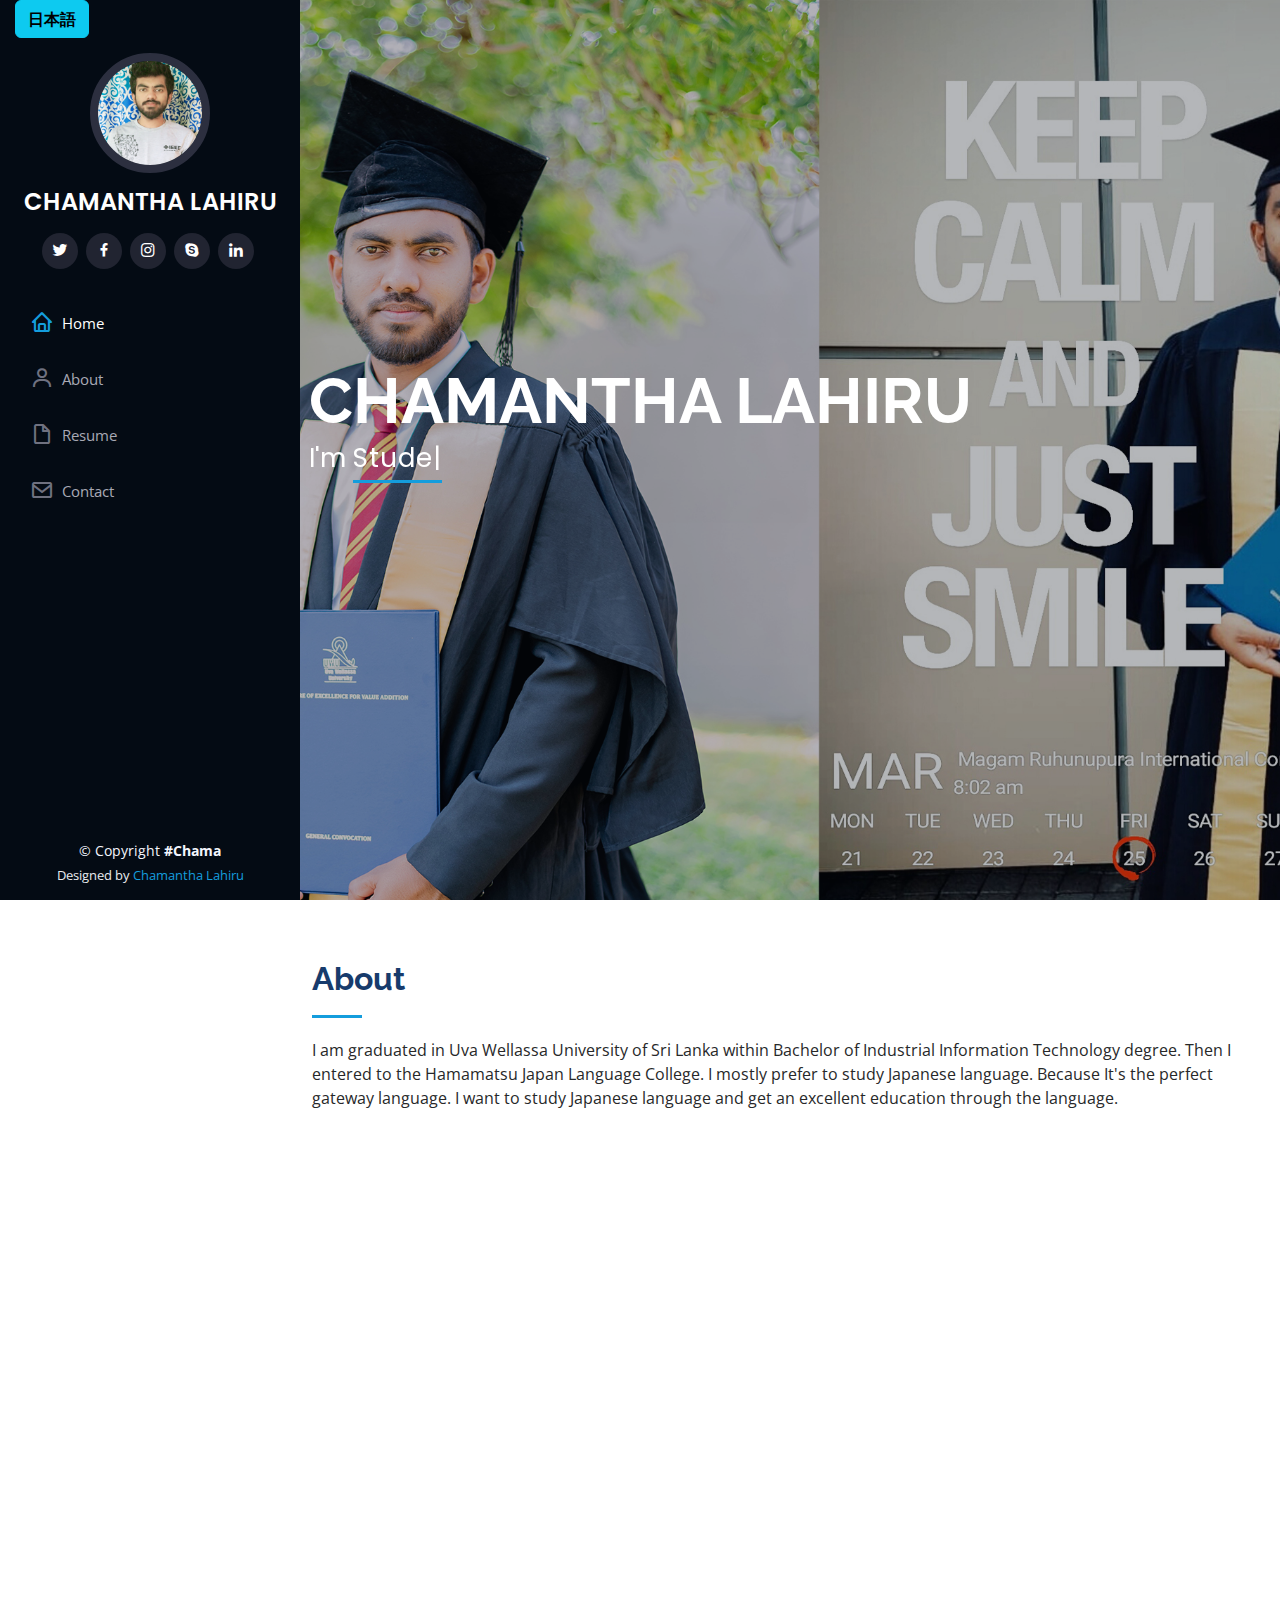
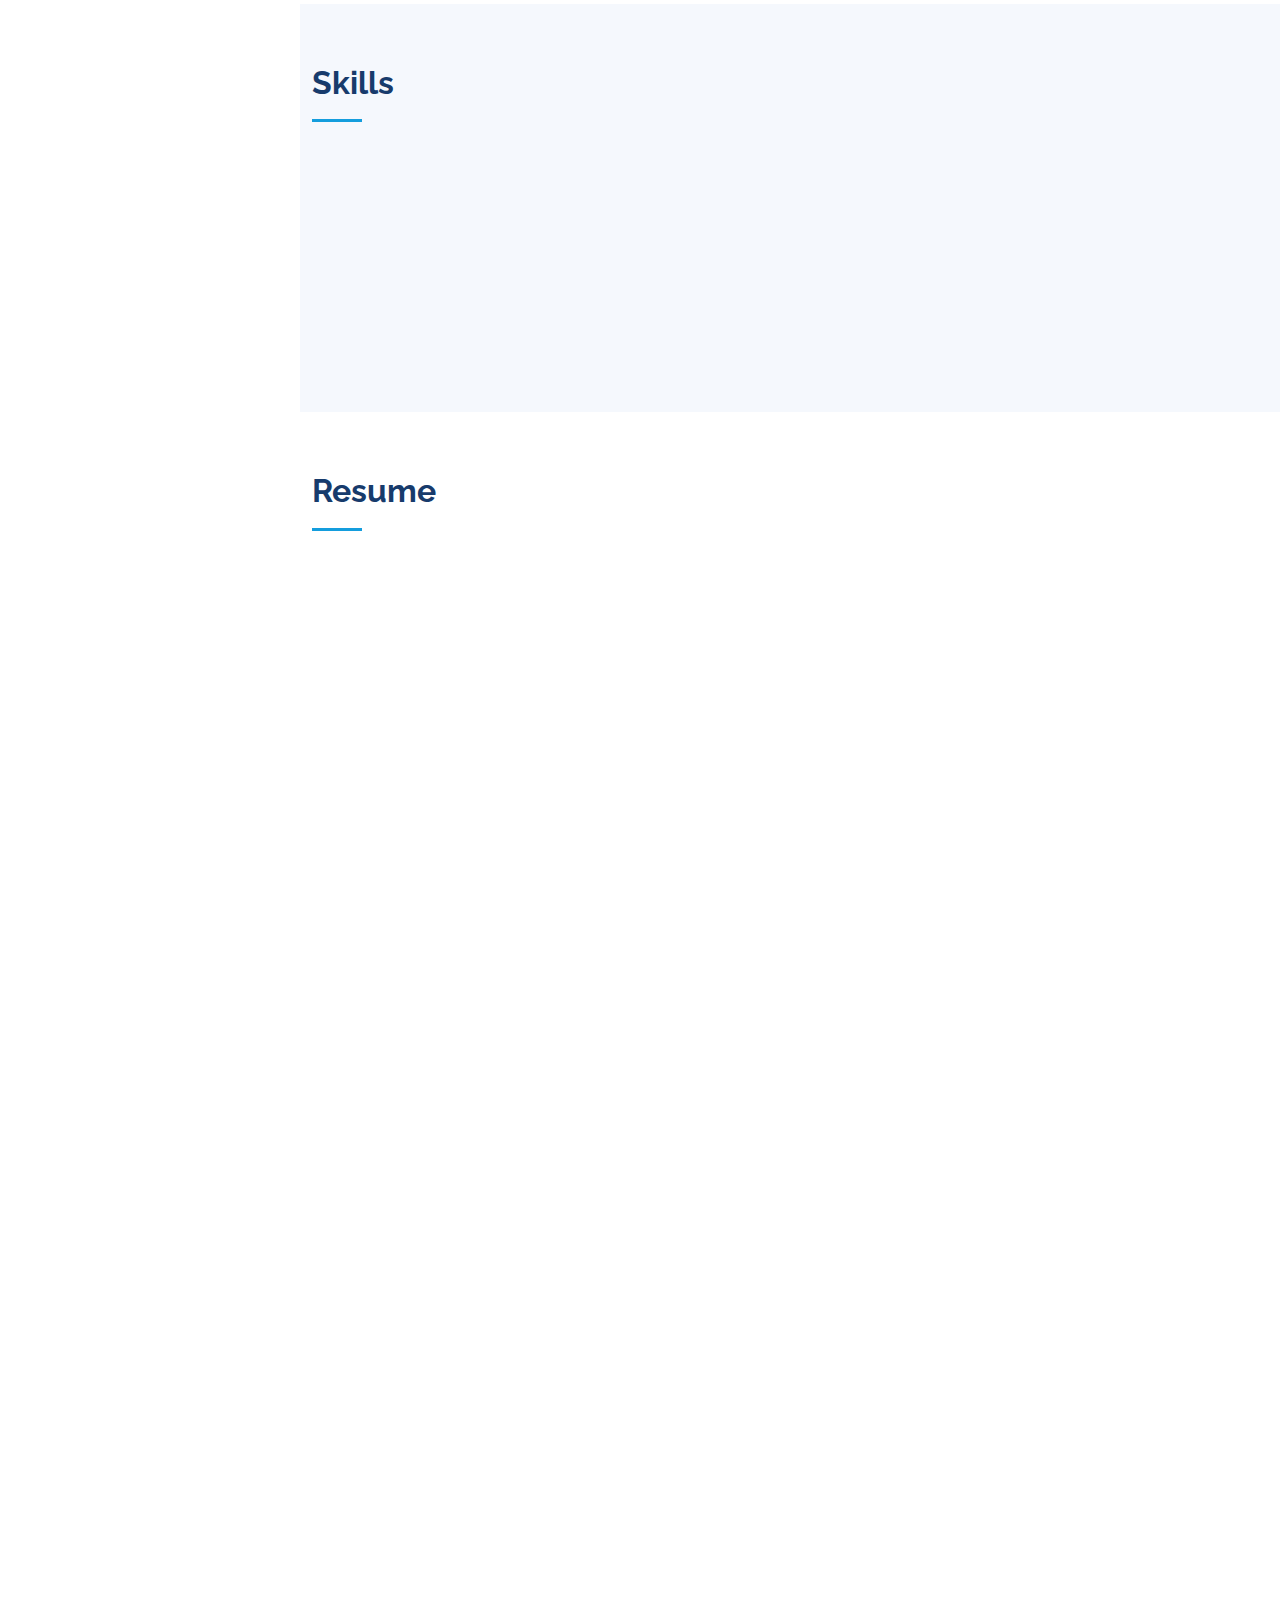
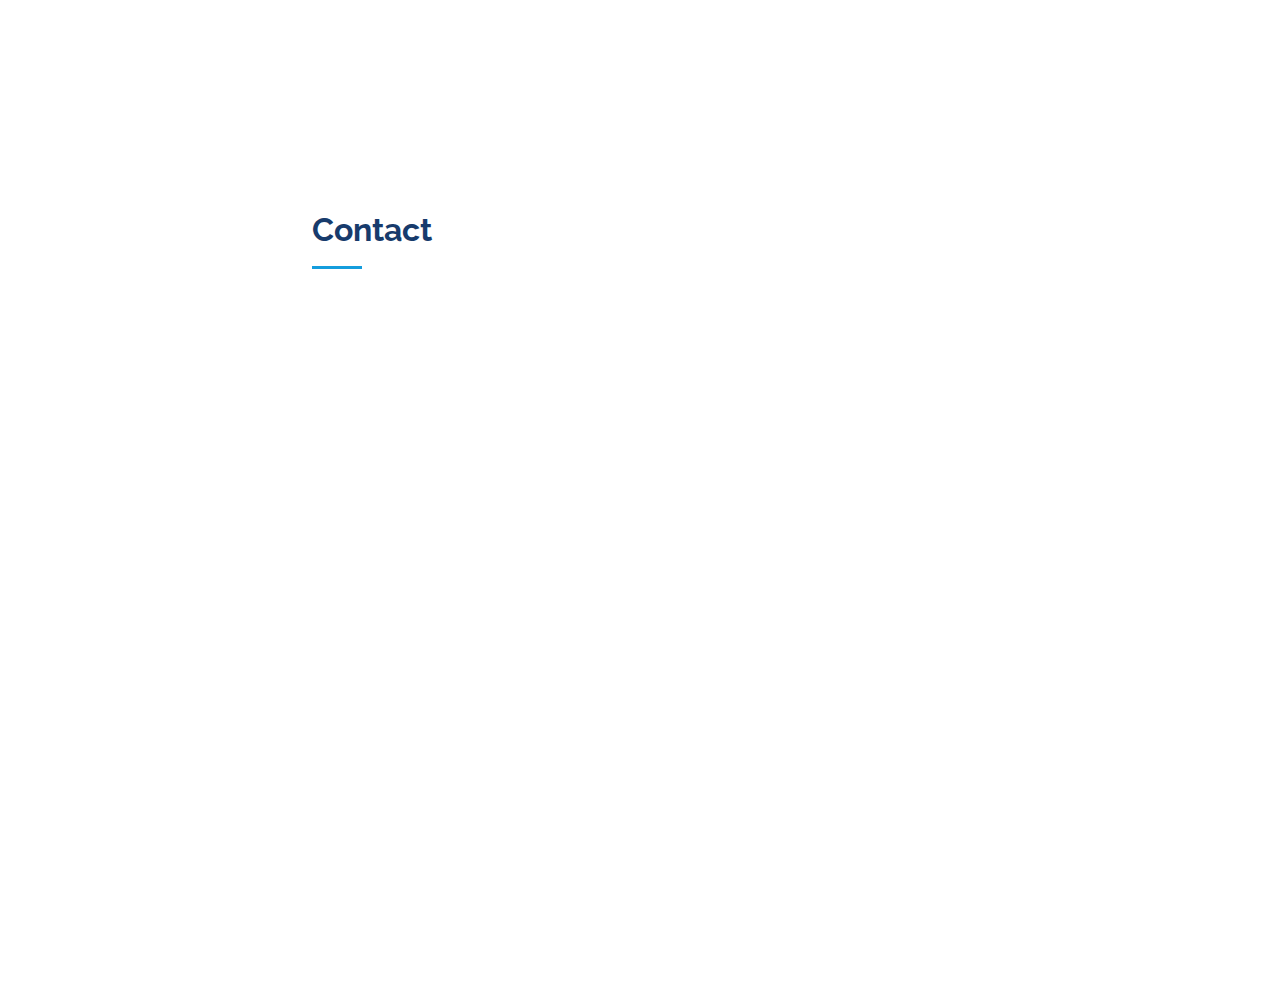
<file: index.html>
<!DOCTYPE html>
<html lang="en">

<head>
  <meta charset="utf-8">
  <meta content="width=device-width, initial-scale=1.0" name="viewport">

  <title>Chamantha Lahiru iPortfolio</title>
  <meta content="" name="description">
  <meta content="" name="keywords">

  <!-- Favicons -->
  <!-- <link href="assets/img/favicon.png" rel="icon"> -->
  <link href="assets/img/apple-touch-icon.png" rel="apple-touch-icon">

  <!-- Google Fonts -->
  <link href="https://fonts.googleapis.com/css?family=Open+Sans:300,300i,400,400i,600,600i,700,700i|Raleway:300,300i,400,400i,500,500i,600,600i,700,700i|Poppins:300,300i,400,400i,500,500i,600,600i,700,700i" rel="stylesheet">

  <!-- Vendor CSS Files -->
  <link href="assets/vendor/aos/aos.css" rel="stylesheet">
  <link href="assets/vendor/bootstrap/css/bootstrap.min.css" rel="stylesheet">
  <link href="assets/vendor/bootstrap-icons/bootstrap-icons.css" rel="stylesheet">
  <link href="assets/vendor/boxicons/css/boxicons.min.css" rel="stylesheet">
  <link href="assets/vendor/glightbox/css/glightbox.min.css" rel="stylesheet">
  <link href="assets/vendor/swiper/swiper-bundle.min.css" rel="stylesheet">

  <!-- Template Main CSS File -->
  <link href="assets/css/style.css" rel="stylesheet">
</head>

<body>

  <!-- ======= Mobile nav toggle button ======= -->
  <i class="bi bi-list mobile-nav-toggle d-xl-none"></i>

  <!-- ======= Header ======= -->
  <header id="header">
    <div class="d-flex flex-column">

      <div class="profile">
        <button onclick="window.location.href='index_jp.html';" class="btn btn-info" ><b>日本語</b></button>

        <img src="assets/img/chama12.jpg" alt="" class="img-fluid rounded-circle">
        <h1 class="text-light"><a href="index.html">CHAMANTHA LAHIRU</a></h1>
        
        <div class="social-links mt-3 text-center">
          <a href="https://twitter.com/chamanthalahiru" class="twitter"><i class="bx bxl-twitter"></i></a>
          <a href="https://www.facebook.com/chamantha.lahiru" class="facebook"><i class="bx bxl-facebook"></i></a>
          <a href="https://www.instagram.com/chama_cl/?hl=en" class="instagram"><i class="bx bxl-instagram"></i></a>
          <a href="https://join.skype.com/invite/wYQBUE9kl3fg" class="google-plus"><i class="bx bxl-skype"></i></a>
          <a href="https://www.linkedin.com/in/chamantha-lahiru-857a7916a/" class="linkedin"><i class="bx bxl-linkedin"></i></a>
        </div>
      </div>

      <nav id="navbar" class="nav-menu navbar">
        <ul>
          <li><a href="#hero" class="nav-link scrollto active"><i class="bx bx-home"></i> <span>Home</span></a></li>
          <li><a href="#about" class="nav-link scrollto"><i class="bx bx-user"></i> <span>About</span></a></li>
          <li><a href="#resume" class="nav-link scrollto"><i class="bx bx-file-blank"></i> <span>Resume</span></a></li>
          <!-- <li><a href="#portfolio" class="nav-link scrollto"><i class="bx bx-book-content"></i> <span>Portfolio</span></a></li> -->
          <li><a href="#contact" class="nav-link scrollto"><i class="bx bx-envelope"></i> <span>Contact</span></a></li>
        </ul>
      </nav><!-- .nav-menu -->
    </div>
  </header><!-- End Header -->

  <div style="display:flex; justify-content:flex-end; width:100%; padding:0;">
    
</div>

  <!-- ======= Hero Section ======= -->
  <section id="hero" class="d-flex flex-column justify-content-center align-items-center">
    <div class="hero-container" data-aos="fade-in">
      
    
      <h1>CHAMANTHA LAHIRU</h1>
      <p>I'm <span class="typed" data-typed-items="Student"></span></p>
    </div>
  </section><!-- End Hero -->

  <main id="main">

    <!-- ======= About Section ======= -->
    <section id="about" class="about">
      <div class="container">

        <div class="section-title">
          <h2>About</h2>
          <p>I am graduated in Uva Wellassa University of Sri Lanka within Bachelor of Industrial Information Technology degree. Then I entered to the Hamamatsu Japan Language College. I mostly prefer to study  Japanese language. Because It's the perfect gateway language. I want to study Japanese language and get an excellent education through the language.
            </p>
        </div>

        <div class="row">
          <div class="col-lg-4" data-aos="fade-right">
            <img src="assets/img/dp-3cmx4cm.jpg" class="img-fluid" alt="">
          </div>
          <div class="col-lg-8 pt-4 pt-lg-0 content" data-aos="fade-left">
            <h3>Student</h3>
            <p class="fst-italic">
              * Hamamatsu Japan Language College
            </p>
            <div class="row">
              <div class="col-lg-6">
                <ul>
                  <li><i class="bi bi-chevron-right"></i> <strong>Birthday:</strong> <span>19 April 1996</span></li>
                  <li><i class="bi bi-chevron-right"></i> <strong>Phone:</strong> <span>080 9838 5826</span></li>
                  <li><i class="bi bi-chevron-right"></i> <strong>City:</strong> <span>Hamamatsu, Japan</span></li>
                </ul>
              </div>
              <div class="col-lg-6">
                <ul>
                  <li><i class="bi bi-chevron-right"></i> <strong>Age:</strong> <span>26</span></li>
                  <li><i class="bi bi-chevron-right"></i> <strong>Degree:</strong> <span>Bachelor</span></li>
                  <li><i class="bi bi-chevron-right"></i> <strong>Email:</strong> <span>a.k.chamantha@gmail.com</span></li>
                  <!-- <li><i class="bi bi-chevron-right"></i> <strong>Japanese Level:</strong> <span>N5</span></li> -->
                </ul>
              </div>
            </div>
            <p>
              Then i want to take advantage of job opportunities.  Japan has a specific and rich culture. Therfore I love to live in Japan as well as My goal is to become very knowledgeable in my studies so when I am able to get a job I will be able to work hard to Japan.
            </p>
          </div>
        </div>

      </div>
    </section><!-- End About Section -->
    
    <!-- ======= Skills Section ======= -->
    <section id="skills" class="skills section-bg">
      <div class="container">

        <div class="section-title">
          <h2>Skills</h2>
          <!-- <p>nn</p> -->
        </div>

        <div class="row skills-content">

          <div class="col-lg-6" data-aos="fade-up">

            <div class="progress">
              <span class="skill">Interpersonal skills <i class="val">60%</i></span>
              <div class="progress-bar-wrap">
                <div class="progress-bar" role="progressbar" aria-valuenow="60" aria-valuemin="0" aria-valuemax="100"></div>
              </div>
            </div>

            <div class="progress">
              <span class="skill">Teamwork skills <i class="val">90%</i></span>
              <div class="progress-bar-wrap">
                <div class="progress-bar" role="progressbar" aria-valuenow="90" aria-valuemin="0" aria-valuemax="100"></div>
              </div>
            </div>

            <div class="progress">
              <span class="skill">Leadership skills <i class="val">60%</i></span>
              <div class="progress-bar-wrap">
                <div class="progress-bar" role="progressbar" aria-valuenow="60" aria-valuemin="0" aria-valuemax="100"></div>
              </div>
            </div>

          </div>

          <div class="col-lg-6" data-aos="fade-up" data-aos-delay="100">

            <div class="progress">
              <span class="skill">Attention to detail <i class="val">80%</i></span>
              <div class="progress-bar-wrap">
                <div class="progress-bar" role="progressbar" aria-valuenow="80" aria-valuemin="0" aria-valuemax="100"></div>
              </div>
            </div>

            <div class="progress">
              <span class="skill">Enthusiasm and personal drive <i class="val">80%</i></span>
              <div class="progress-bar-wrap">
                <div class="progress-bar" role="progressbar" aria-valuenow="80" aria-valuemin="0" aria-valuemax="100"></div>
              </div>
            </div>

            <div class="progress">
              <span class="skill">Flexibility <i class="val">90%</i></span>
              <div class="progress-bar-wrap">
                <div class="progress-bar" role="progressbar" aria-valuenow="90" aria-valuemin="0" aria-valuemax="100"></div>
              </div>
            </div>

          </div>

        </div>

      </div>
    </section><!-- End Skills Section -->

    <!-- ======= Resume Section ======= -->
    <section id="resume" class="resume">
      <div class="container">

        <div class="section-title">
          <h2>Resume</h2>
          <!-- <p>dd</p> -->
        </div>

        <div class="row">
          <div class="col-lg-6" data-aos="fade-up">
            <h3 class="resume-title">Summary</h3>
            <div class="resume-item pb-0">
              <h4>CHAMANTHA LAHIRU</h4>
              <ul>
                <li>Hamamatsu-shi, Naka-ku, Nishi asada, 1-9-17 Korei pamu II 105, Japa</li>
                <li>080 9838 5826</li>
                <li>a.k.chamantha@gmail.com</li>
              </ul>
            </div>

            <h3 class="resume-title">Education</h3>
            <div class="resume-item">
              <h4>Bachelor of Industrial Information Technology </h4>
              <h5>2017 - 2021</h5>
              <p><em>Uva Wellassa University - Sri Lanka</em></p>
              <ul>
                <p>Key point:</p>
                  <li>Be problem solvers in IT and Management sector through the application of appropriate theories and principles.</li>
                  <li>Be competent in professional knowledge and skills in IT and Management.</li>
                  <li>Be effective project leaders, developers and managers in IT and Management sector.</li>
                  <li>Possess good team working and interpersonal skills required to enable working closely with staff at all levels throughout an organization, including managers and IT specialists.</li>
                  <li>Have good report writing skills and the ability to communicate technical information and ideas clearly and concisely to non-technical people.</li>
              </ul>
            </div>
            <div class="resume-item">
              <h4>Passed the G.C.E A/L examination </h4>
              <h5>2015</h5>
              <p><em>Veyangoda Bandaranayake Central Collage - Sri Lanka</em></p>
            </div>
            <div class="resume-item">
              <h4>Passed the G.C.E O/L examination </h4>
              <h5>2012</h5>
              <p><em>Dangalla Darmaraja Maha Vidayalaya - Sri Lanka</em></p>
            </div>
          </div>
          <div class="col-lg-6" data-aos="fade-up" data-aos-delay="100">
            <h3 class="resume-title">Professional Qualification</h3>
            <div class="resume-item">
              <h4>Japanese Language</h4>
              <h5>2021 - 2022</h5>
              <p><em>Oshin Nippon Academy - Sri Lanka</em></p>
              <p><em>Hamamatsu Japan Language College - Japan ( studying )</em></p>
            </div>
            <!-- <div class="resume-item">
              <h4>Junior Software engineer</h4>
              <h5>2021</h5>
              <p><em>Technova solution - Sri Lanka</em></p>
            </div> -->
            <div class="resume-item">
              <h4>Diploma in English</h4>
              <h5>2016</h5>
              <p><em>Brilliant Way English Academy - Sri Lanka</em></p>
            </div>
            <div class="resume-item">
              <h4>Certificate Basic Computer Course with Internet & Email</h4>
              <h5>2012</h5>
              <p><em>Ministry of Technology and Research - Sri Lanka</em></p>
            </div>
          </div>
        </div>

      </div>
    </section>
    <!-- End Resume Section -->

    <!-- ======= Portfolio Section ======= -->
    <!-- <section id="portfolio" class="portfolio section-bg">
      <div class="container">

        <div class="section-title">
          <h2>Portfolio</h2>
          <p>Magnam dolores commodi suscipit. Necessitatibus eius consequatur ex aliquid fuga eum quidem. Sit sint consectetur velit. Quisquam quos quisquam cupiditate. Et nemo qui impedit suscipit alias ea. Quia fugiat sit in iste officiis commodi quidem hic quas.</p>
        </div>

        <div class="row" data-aos="fade-up">
          <div class="col-lg-12 d-flex justify-content-center">
            <ul id="portfolio-flters">
              <li data-filter="*" class="filter-active">All</li>
              <li data-filter=".filter-app">App</li>
              <li data-filter=".filter-card">Card</li>
              <li data-filter=".filter-web">Web</li>
            </ul>
          </div>
        </div>

        <div class="row portfolio-container" data-aos="fade-up" data-aos-delay="100">

          <div class="col-lg-4 col-md-6 portfolio-item filter-app">
            <div class="portfolio-wrap">
              <img src="assets/img/portfolio/portfolio-1.jpg" class="img-fluid" alt="">
              <div class="portfolio-links">
                <a href="assets/img/portfolio/portfolio-1.jpg" data-gallery="portfolioGallery" class="portfolio-lightbox" title="App 1"><i class="bx bx-plus"></i></a>
                <a href="portfolio-details.html" title="More Details"><i class="bx bx-link"></i></a>
              </div>
            </div>
          </div>

          <div class="col-lg-4 col-md-6 portfolio-item filter-web">
            <div class="portfolio-wrap">
              <img src="assets/img/portfolio/portfolio-2.jpg" class="img-fluid" alt="">
              <div class="portfolio-links">
                <a href="assets/img/portfolio/portfolio-2.jpg" data-gallery="portfolioGallery" class="portfolio-lightbox" title="Web 3"><i class="bx bx-plus"></i></a>
                <a href="portfolio-details.html" title="More Details"><i class="bx bx-link"></i></a>
              </div>
            </div>
          </div>

          <div class="col-lg-4 col-md-6 portfolio-item filter-app">
            <div class="portfolio-wrap">
              <img src="assets/img/portfolio/portfolio-3.jpg" class="img-fluid" alt="">
              <div class="portfolio-links">
                <a href="assets/img/portfolio/portfolio-3.jpg" data-gallery="portfolioGallery" class="portfolio-lightbox" title="App 2"><i class="bx bx-plus"></i></a>
                <a href="portfolio-details.html" title="More Details"><i class="bx bx-link"></i></a>
              </div>
            </div>
          </div>

          <div class="col-lg-4 col-md-6 portfolio-item filter-card">
            <div class="portfolio-wrap">
              <img src="assets/img/portfolio/portfolio-4.jpg" class="img-fluid" alt="">
              <div class="portfolio-links">
                <a href="assets/img/portfolio/portfolio-4.jpg" data-gallery="portfolioGallery" class="portfolio-lightbox" title="Card 2"><i class="bx bx-plus"></i></a>
                <a href="portfolio-details.html" title="More Details"><i class="bx bx-link"></i></a>
              </div>
            </div>
          </div>

          <div class="col-lg-4 col-md-6 portfolio-item filter-web">
            <div class="portfolio-wrap">
              <img src="assets/img/portfolio/portfolio-5.jpg" class="img-fluid" alt="">
              <div class="portfolio-links">
                <a href="assets/img/portfolio/portfolio-5.jpg" data-gallery="portfolioGallery" class="portfolio-lightbox" title="Web 2"><i class="bx bx-plus"></i></a>
                <a href="portfolio-details.html" title="More Details"><i class="bx bx-link"></i></a>
              </div>
            </div>
          </div>

          <div class="col-lg-4 col-md-6 portfolio-item filter-app">
            <div class="portfolio-wrap">
              <img src="assets/img/portfolio/portfolio-6.jpg" class="img-fluid" alt="">
              <div class="portfolio-links">
                <a href="assets/img/portfolio/portfolio-6.jpg" data-gallery="portfolioGallery" class="portfolio-lightbox" title="App 3"><i class="bx bx-plus"></i></a>
                <a href="portfolio-details.html" title="More Details"><i class="bx bx-link"></i></a>
              </div>
            </div>
          </div>

          <div class="col-lg-4 col-md-6 portfolio-item filter-card">
            <div class="portfolio-wrap">
              <img src="assets/img/portfolio/portfolio-7.jpg" class="img-fluid" alt="">
              <div class="portfolio-links">
                <a href="assets/img/portfolio/portfolio-7.jpg" data-gallery="portfolioGallery" class="portfolio-lightbox" title="Card 1"><i class="bx bx-plus"></i></a>
                <a href="portfolio-details.html" title="More Details"><i class="bx bx-link"></i></a>
              </div>
            </div>
          </div>

          <div class="col-lg-4 col-md-6 portfolio-item filter-card">
            <div class="portfolio-wrap">
              <img src="assets/img/portfolio/portfolio-8.jpg" class="img-fluid" alt="">
              <div class="portfolio-links">
                <a href="assets/img/portfolio/portfolio-8.jpg" data-gallery="portfolioGallery" class="portfolio-lightbox" title="Card 3"><i class="bx bx-plus"></i></a>
                <a href="portfolio-details.html" title="More Details"><i class="bx bx-link"></i></a>
              </div>
            </div>
          </div>

          <div class="col-lg-4 col-md-6 portfolio-item filter-web">
            <div class="portfolio-wrap">
              <img src="assets/img/portfolio/portfolio-9.jpg" class="img-fluid" alt="">
              <div class="portfolio-links">
                <a href="assets/img/portfolio/portfolio-9.jpg" data-gallery="portfolioGallery" class="portfolio-lightbox" title="Web 3"><i class="bx bx-plus"></i></a>
                <a href="portfolio-details.html" title="More Details"><i class="bx bx-link"></i></a>
              </div>
            </div>
          </div>

        </div>

      </div>
    </section>End Portfolio Section -->

    <!-- ======= Contact Section ======= -->
    <section id="contact" class="contact">
      <div class="container">

        <div class="section-title">
          <h2>Contact</h2>
        </div>

        <div class="row" data-aos="fade-in">

          <div class="col-lg-5 d-flex align-items-stretch">
            <div class="info">
              <div class="address">
                <i class="bi bi-geo-alt"></i>
                <h4>Location:</h4>
                <p>Hamamatsu-shi, Naka-ku, Nishi asada, 1-9-17 Korei pamu II 105, Japan</p>
              </div>

              <div class="email">
                <i class="bi bi-envelope"></i>
                <h4>Email:</h4>
                <p>a.k.chamantha@gmail.com</p>
              </div>

              <div class="phone">
                <i class="bi bi-phone"></i>
                <h4>Call:</h4>
                <p>080 9838 5826</p>
              </div>
              <div class="mapouter"><div class="gmap_canvas"><iframe width="300" height="200" id="gmap_canvas" src="https://maps.google.com/maps?q=hamatsu%20nishi%20asada&t=&z=13&ie=UTF8&iwloc=&output=embed" frameborder="0" scrolling="no" marginheight="0" marginwidth="0"></iframe><a href="https://123movies-to.org"></a><br><style>.mapouter{position:relative;text-align:right;height:200px;width:300px;}</style><a href="https://www.embedgooglemap.net">embedgooglemap.net</a><style>.gmap_canvas {overflow:hidden;background:none!important;height:200px;width:300px;}</style></div></div>
            </div>

          </div>
          
    </section><!-- End Contact Section -->

  </main><!-- End #main -->

  <!-- ======= Footer ======= -->
  <footer id="footer">
    <div class="container">
      <div class="copyright">
        &copy; Copyright <strong><span>#Chama</span></strong>
      </div>
      <div class="credits">
        Designed by <a href="#">Chamantha Lahiru</a>
      </div>
    </div>
  </footer><!-- End  Footer -->

  <a href="#" class="back-to-top d-flex align-items-center justify-content-center"><i class="bi bi-arrow-up-short"></i></a>

  <!-- Vendor JS Files -->
  <script src="assets/vendor/purecounter/purecounter_vanilla.js"></script>
  <script src="assets/vendor/aos/aos.js"></script>
  <script src="assets/vendor/bootstrap/js/bootstrap.bundle.min.js"></script>
  <script src="assets/vendor/glightbox/js/glightbox.min.js"></script>
  <script src="assets/vendor/isotope-layout/isotope.pkgd.min.js"></script>
  <script src="assets/vendor/swiper/swiper-bundle.min.js"></script>
  <script src="assets/vendor/typed.js/typed.min.js"></script>
  <script src="assets/vendor/waypoints/noframework.waypoints.js"></script>
  <script src="assets/vendor/php-email-form/validate.js"></script>

  <!-- Template Main JS File -->
  <script src="assets/js/main.js"></script>

</body>

</html>
</file>
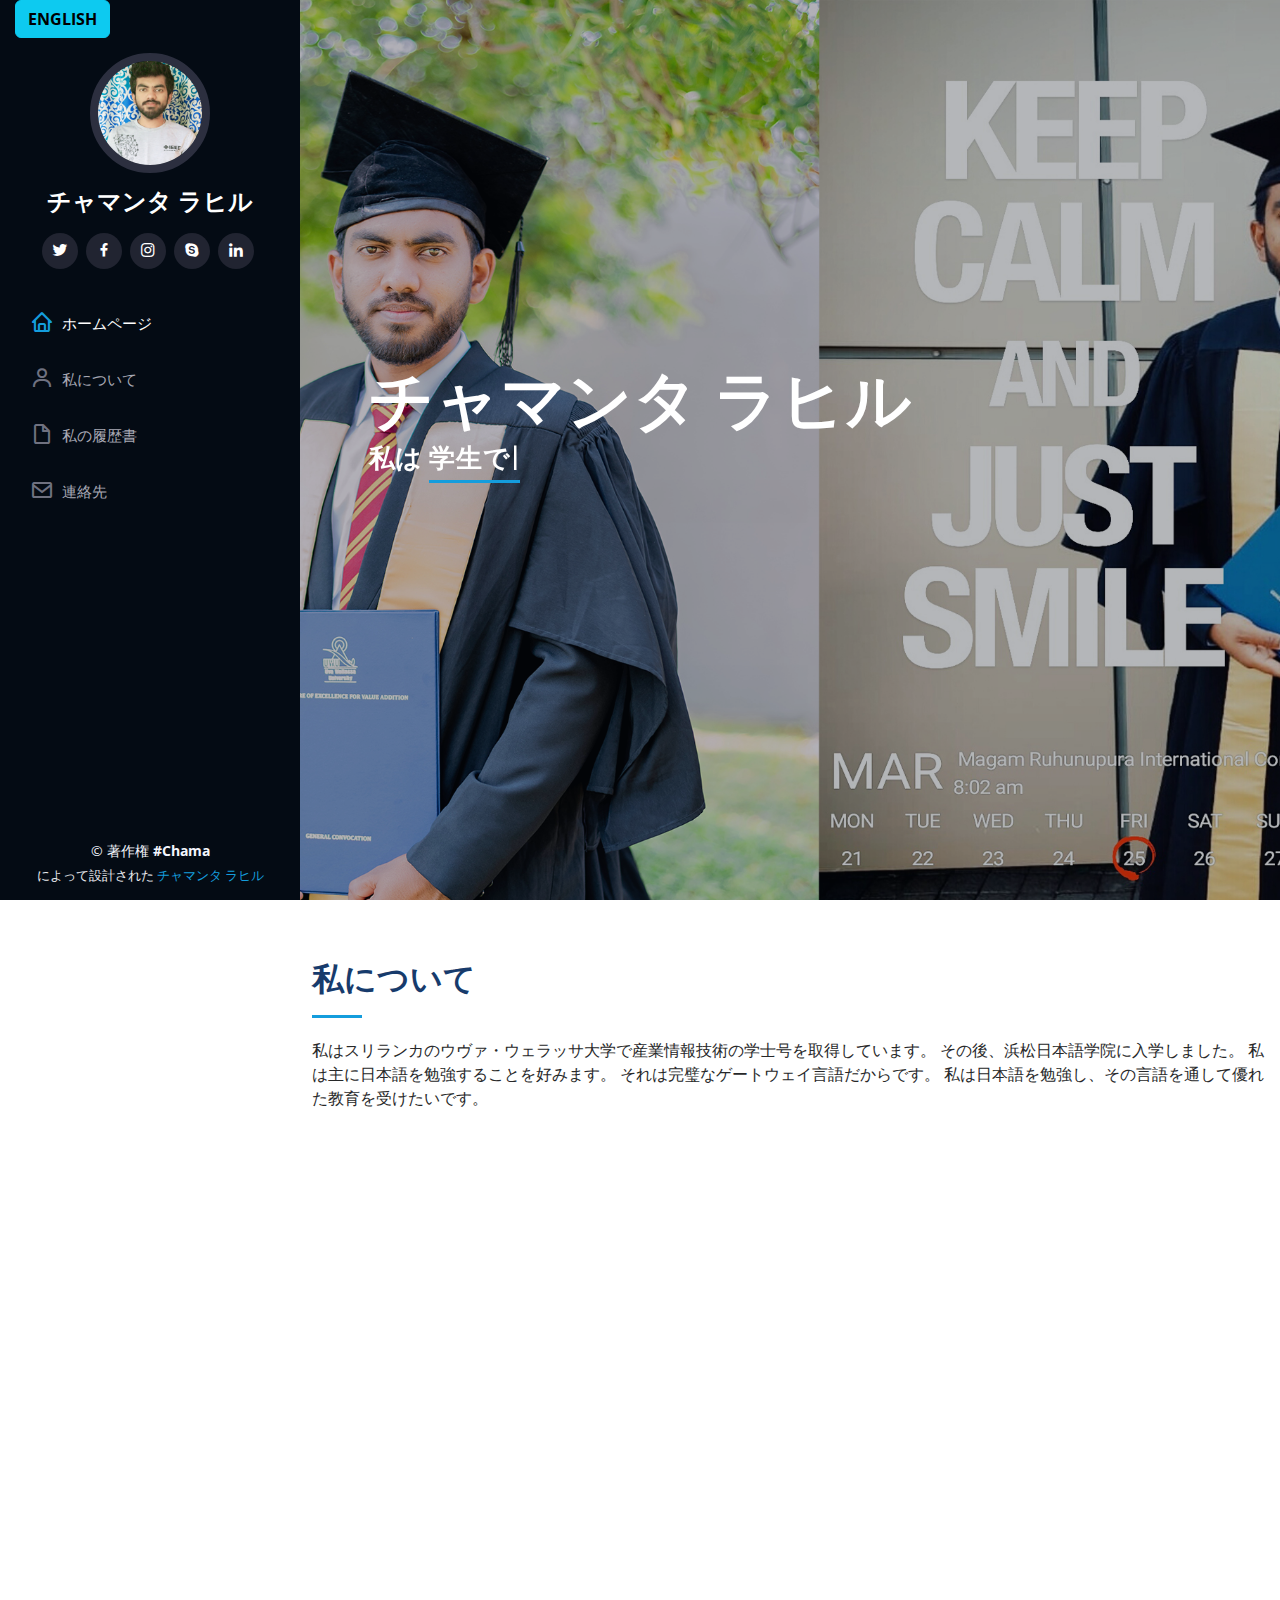
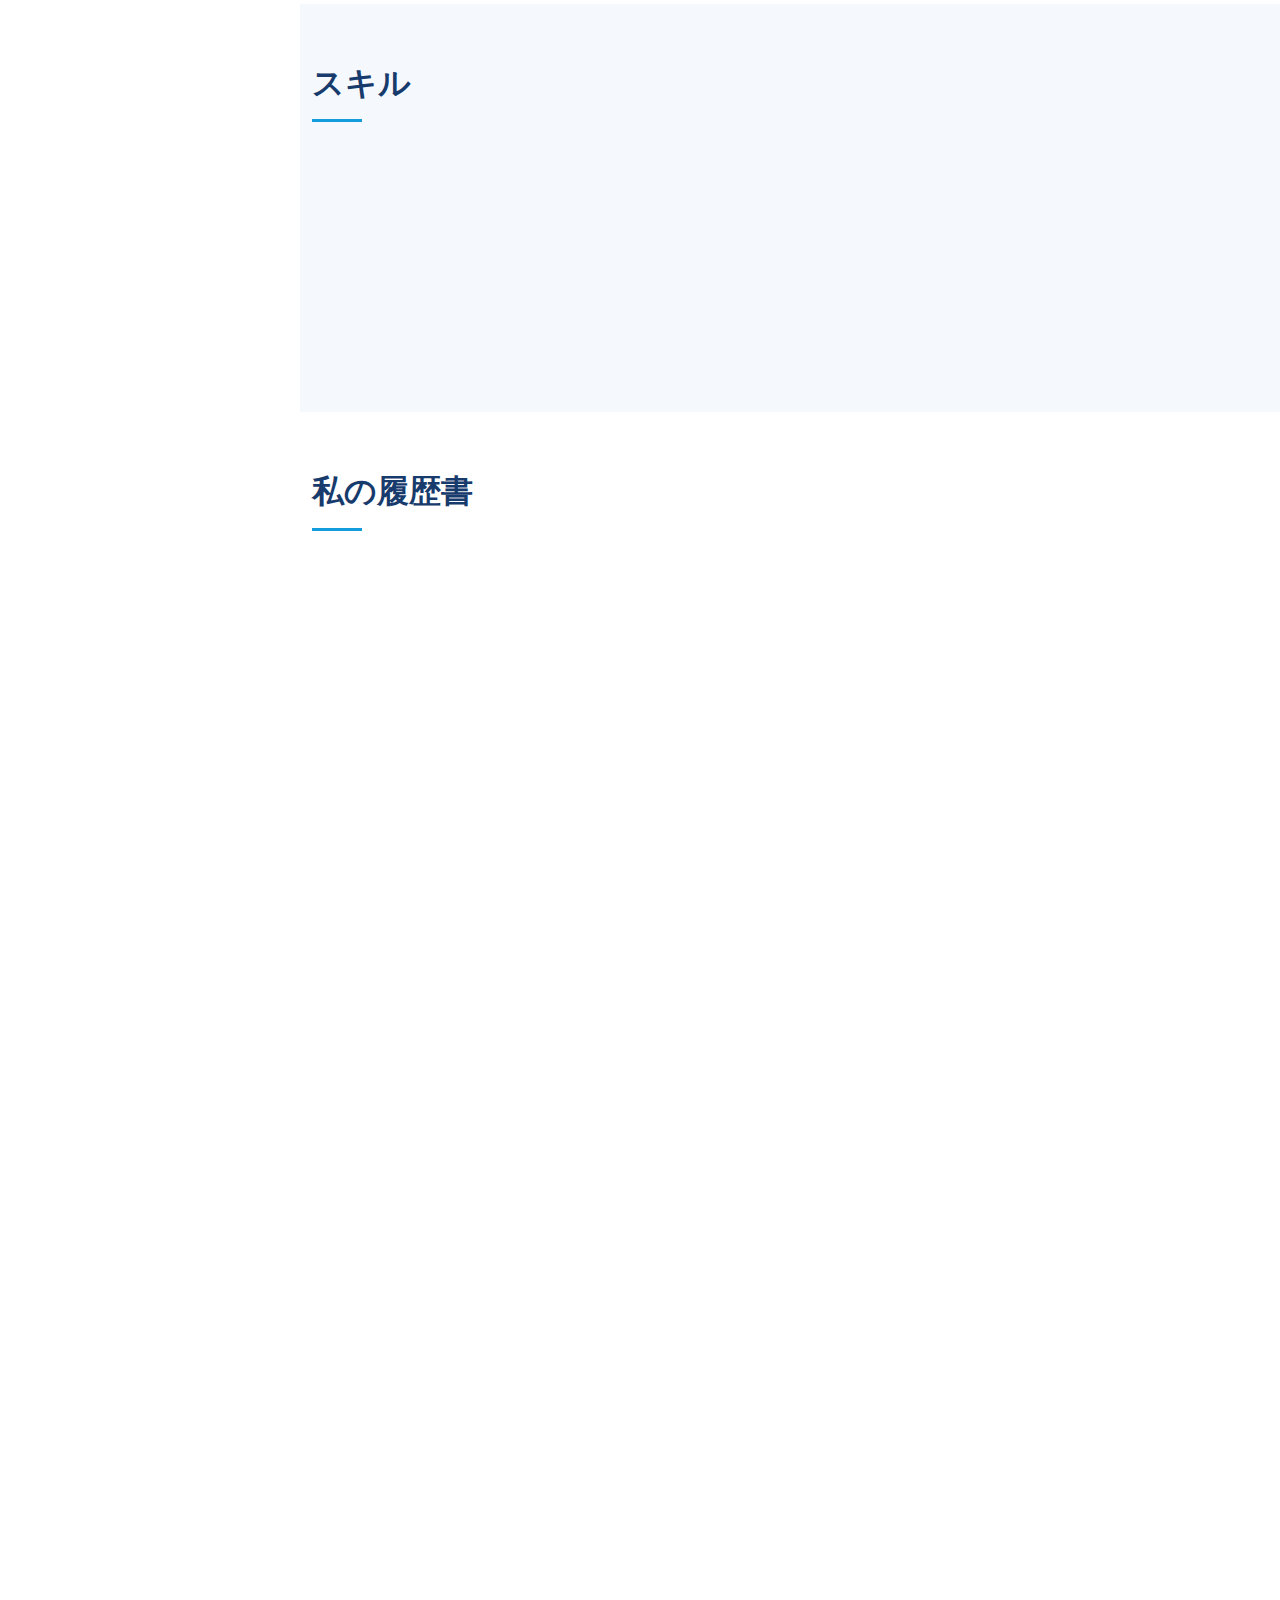
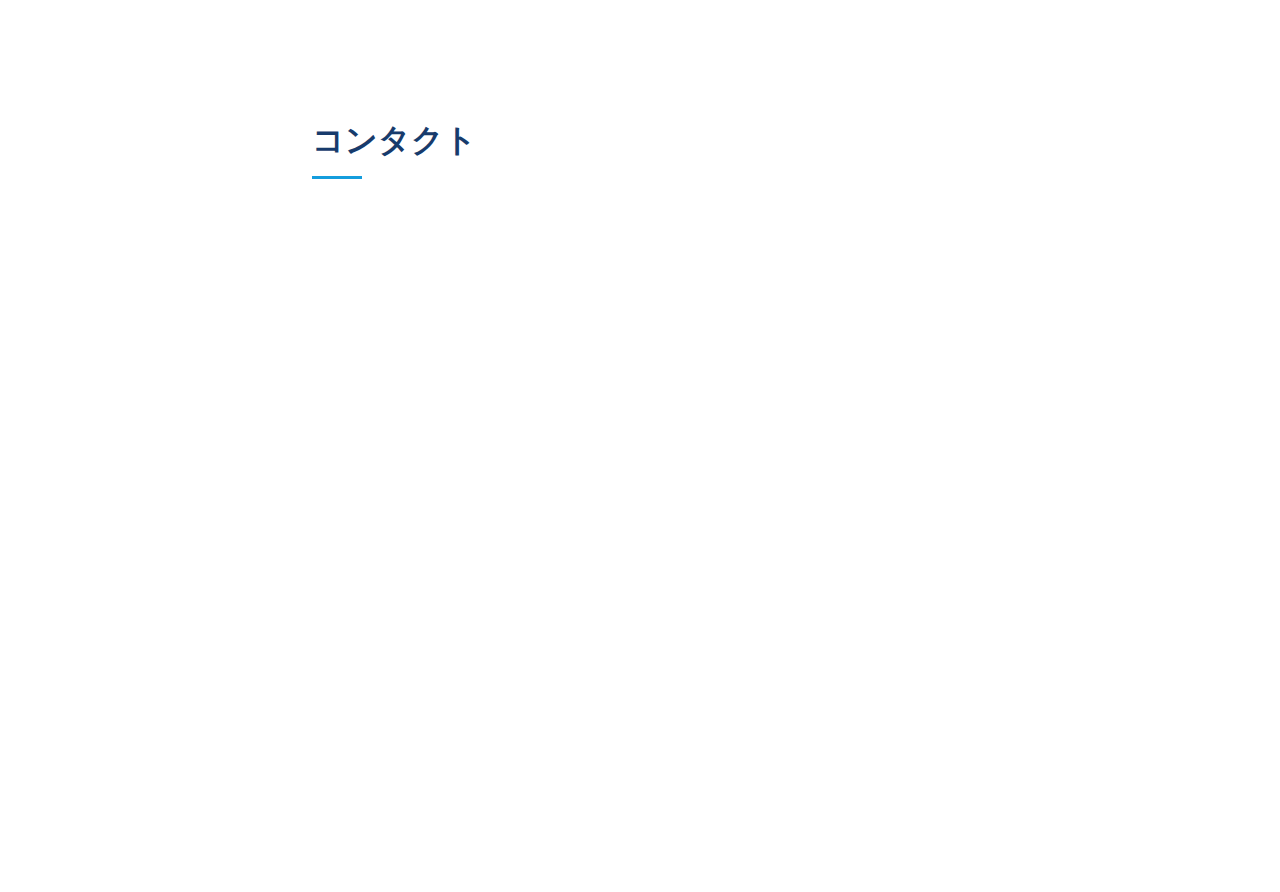
<file: index_jp.html>
<!DOCTYPE html>
<html lang="en">

<head>
  <meta charset="utf-8">
  <meta content="width=device-width, initial-scale=1.0" name="viewport">

  <title>Chamantha Lahiru iポートフォリオ</title>
  <meta content="" name="description">
  <meta content="" name="keywords">

  <!-- Favicons -->
  <!-- <link href="assets/img/favicon.png" rel="icon"> -->
  <link href="assets/img/apple-touch-icon.png" rel="apple-touch-icon">

  <!-- Google Fonts -->
  <link href="https://fonts.googleapis.com/css?family=Open+Sans:300,300i,400,400i,600,600i,700,700i|Raleway:300,300i,400,400i,500,500i,600,600i,700,700i|Poppins:300,300i,400,400i,500,500i,600,600i,700,700i" rel="stylesheet">

  <!-- Vendor CSS Files -->
  <link href="assets/vendor/aos/aos.css" rel="stylesheet">
  <link href="assets/vendor/bootstrap/css/bootstrap.min.css" rel="stylesheet">
  <link href="assets/vendor/bootstrap-icons/bootstrap-icons.css" rel="stylesheet">
  <link href="assets/vendor/boxicons/css/boxicons.min.css" rel="stylesheet">
  <link href="assets/vendor/glightbox/css/glightbox.min.css" rel="stylesheet">
  <link href="assets/vendor/swiper/swiper-bundle.min.css" rel="stylesheet">

  <!-- Template Main CSS File -->
  <link href="assets/css/style.css" rel="stylesheet">
</head>

<body>

  <!-- ======= Mobile nav toggle button ======= -->
  <i class="bi bi-list mobile-nav-toggle d-xl-none"></i>

  <!-- ======= Header ======= -->
  <header id="header">
    <div class="d-flex flex-column">

      <div class="profile">
        <button onclick="window.location.href='index.html';" class="btn btn-info" ><b>ENGLISH</b></button>

        <img src="assets/img/chama12.jpg" alt="" class="img-fluid rounded-circle">
        <h1 class="text-light"><a href="index.html">チャマンタ  ラヒル</a></h1>
        
        <div class="social-links mt-3 text-center">
          <a href="https://twitter.com/chamanthalahiru" class="twitter"><i class="bx bxl-twitter"></i></a>
          <a href="https://www.facebook.com/chamantha.lahiru" class="facebook"><i class="bx bxl-facebook"></i></a>
          <a href="https://www.instagram.com/chama_cl/?hl=en" class="instagram"><i class="bx bxl-instagram"></i></a>
          <a href="https://join.skype.com/invite/wYQBUE9kl3fg" class="google-plus"><i class="bx bxl-skype"></i></a>
          <a href="https://www.linkedin.com/in/chamantha-lahiru-857a7916a/" class="linkedin"><i class="bx bxl-linkedin"></i></a>
        </div>
      </div>

      <nav id="navbar" class="nav-menu navbar">
        <ul>
          <li><a href="#hero" class="nav-link scrollto active"><i class="bx bx-home"></i> <span>ホームページ</span></a></li>
          <li><a href="#about" class="nav-link scrollto"><i class="bx bx-user"></i> <span>私について</span></a></li>
          <li><a href="#resume" class="nav-link scrollto"><i class="bx bx-file-blank"></i> <span>私の履歴書</span></a></li>
          <!-- <li><a href="#portfolio" class="nav-link scrollto"><i class="bx bx-book-content"></i> <span>Portfolio</span></a></li> -->
          <li><a href="#contact" class="nav-link scrollto"><i class="bx bx-envelope"></i> <span>連絡先</span></a></li>
        </ul>
      </nav><!-- .nav-menu -->
    </div>
  </header><!-- End Header -->

  <div style="display:flex; justify-content:flex-end; width:100%; padding:0;">
    
</div>

  <!-- ======= Hero Section ======= -->
  <section id="hero" class="d-flex flex-column justify-content-center align-items-center">
    <div class="hero-container" data-aos="fade-in">
      
    
      <h1>チャマンタ  ラヒル</h1>
      <p><b>私は</b> <span class="typed" data-typed-items=" <b> 学生です </b>"></span></p>

    </div>
  </section><!-- End Hero -->

  <main id="main">

    <!-- ======= About Section ======= -->
    <section id="about" class="about">
      <div class="container">

        <div class="section-title">
          <h2>私について</h2>
          <p>私はスリランカのウヴァ・ウェラッサ大学で産業情報技術の学士号を取得しています。 その後、浜松日本語学院に入学しました。 私は主に日本語を勉強することを好みます。 それは完璧なゲートウェイ言語だからです。 私は日本語を勉強し、その言語を通して優れた教育を受けたいです。</p>
        </div>

        <div class="row">
          <div class="col-lg-4" data-aos="fade-right">
            <img src="assets/img/dp-3cmx4cm.jpg" class="img-fluid" alt="">
          </div>
          <div class="col-lg-8 pt-4 pt-lg-0 content" data-aos="fade-left">
            <h3>学生</h3>
            <p class="fst-italic">
              * 浜松日本語学院
            </p>
            <div class="row">
              <div class="col-lg-6">
                <ul>
                  <li><i class="bi bi-chevron-right"></i> <strong>誕生日:</strong> <span>1996年4月19日</span></li>
                  <li><i class="bi bi-chevron-right"></i> <strong>電話番号:</strong> <span>080 9838 5826</span></li>
                  <li><i class="bi bi-chevron-right"></i> <strong>街:</strong> <span>ダンガラ、スリランカ</span></li>
                </ul>
              </div>
              <div class="col-lg-6">
                <ul>
                  <li><i class="bi bi-chevron-right"></i> <strong>年齢:</strong> <span>26</span></li>
                  <li><i class="bi bi-chevron-right"></i> <strong>程度:</strong> <span>学士</span></li>
                  <li><i class="bi bi-chevron-right"></i> <strong>Eメール:</strong> <span>a.k.chamantha@gmail.com</span></li>
                  <!-- <li><i class="bi bi-chevron-right"></i> <strong>Japanese Level:</strong> <span>N5</span></li> -->
                </ul>
              </div>
            </div>
            <p>
              それから、仕事の機会を利用したいと思います。 日本には独特で豊かな文化があります。 そのため、私は日本に住むのが大好きで、私の目標は勉強に精通することなので、就職できたら日本で一生懸命働くことができます。
            </p>
          </div>
        </div>

      </div>
    </section><!-- End About Section -->
    
    <!-- ======= Skills Section ======= -->
    <section id="skills" class="skills section-bg">
      <div class="container">

        <div class="section-title">
          <h2>スキル</h2>
          <!-- <p>nn</p> -->
        </div>

        <div class="row skills-content">

          <div class="col-lg-6" data-aos="fade-up">

            <div class="progress">
              <span class="skill">対人能力 <i class="val">60%</i></span>
              <div class="progress-bar-wrap">
                <div class="progress-bar" role="progressbar" aria-valuenow="60" aria-valuemin="0" aria-valuemax="100"></div>
              </div>
            </div>

            <div class="progress">
              <span class="skill">チームワークのスキル <i class="val">90%</i></span>
              <div class="progress-bar-wrap">
                <div class="progress-bar" role="progressbar" aria-valuenow="90" aria-valuemin="0" aria-valuemax="100"></div>
              </div>
            </div>

            <div class="progress">
              <span class="skill">リーダーシップスキル <i class="val">60%</i></span>
              <div class="progress-bar-wrap">
                <div class="progress-bar" role="progressbar" aria-valuenow="60" aria-valuemin="0" aria-valuemax="100"></div>
              </div>
            </div>

          </div>

          <div class="col-lg-6" data-aos="fade-up" data-aos-delay="100">

            <div class="progress">
              <span class="skill">細部への注意 <i class="val">80%</i></span>
              <div class="progress-bar-wrap">
                <div class="progress-bar" role="progressbar" aria-valuenow="80" aria-valuemin="0" aria-valuemax="100"></div>
              </div>
            </div>

            <div class="progress">
              <span class="skill">熱意と個人的なドライブ <i class="val">80%</i></span>
              <div class="progress-bar-wrap">
                <div class="progress-bar" role="progressbar" aria-valuenow="80" aria-valuemin="0" aria-valuemax="100"></div>
              </div>
            </div>

            <div class="progress">
              <span class="skill">柔軟性 <i class="val">90%</i></span>
              <div class="progress-bar-wrap">
                <div class="progress-bar" role="progressbar" aria-valuenow="90" aria-valuemin="0" aria-valuemax="100"></div>
              </div>
            </div>

          </div>

        </div>

      </div>
    </section><!-- End Skills Section -->

    <!-- ======= Resume Section ======= -->
    <section id="resume" class="resume">
      <div class="container">

        <div class="section-title">
          <h2>私の履歴書</h2>
          <!-- <p>dd</p> -->
        </div>

        <div class="row">
          <div class="col-lg-6" data-aos="fade-up">
            <h3 class="resume-title">概要</h3>
            <div class="resume-item pb-0">
              <h4>チャマンタ ラヒル</h4>
              <ul>
                <li>
                  浜松 市中 区西 浅田 1-9-17 コーレイパム Ⅱ 105</li>
                <li>080 9838 5826</li>
                <li>a.k.chamantha@gmail.com</li>
              </ul>
            </div>

            <h3 class="resume-title">教育</h3>
            <div class="resume-item">
              <h4>産業情報技術の学士号</h4>
              <h5>2017 - 2021</h5>
              <p><em>ウバ・ウェラッサ大学 - スリランカ</em></p>
              <ul>
                <p>キーポイント:</p>
                  <li>適切な理論と原則を適用することにより、ITおよび管理部門の問題解決者になります。</li>
                  <li>IT および管理に関する専門的な知識とスキルを備えていること。</li>
                  <li>ITおよび管理部門で効果的なプロジェクトリーダー、開発者、およびマネージャーになる。</li>
                  <li>マネージャーや IT スペシャリストを含む、組織全体のあらゆるレベルのスタッフと緊密に連携できるようにするために必要な、優れたチームワークと対人スキルを備えています。</li>
                  <li>優れたレポート作成スキルと、技術的な情報やアイデアを非技術者に明確かつ簡潔に伝える能力を備えている。</li>
              </ul>
            </div>
            <div class="resume-item">
              <h4>G.C.E A/L試験合格 </h4>
              <h5>2015</h5>
              <p><em>ベヤンゴダ バンダラナイケ セントラル カレッジ - スリランカ</em></p>
            </div>
            <div class="resume-item">
              <h4>G.C.E O/L試験合格 </h4>
              <h5>2012</h5>
              <p><em>ダンガラ ダルマラジャ マハ ヴィディヤラヤ - スリランカ</em></p>
            </div>
          </div>
          <div class="col-lg-6" data-aos="fade-up" data-aos-delay="100">
            <h3 class="resume-title">職業資格</h3>
            <div class="resume-item">
              <h4>日本語</h4>
              <h5>2021 - 2022</h5>
              <p><em>オシン・ニポン・アキャデミー - スリランカ</em></p>
              <p><em>浜松日本語学院 - 日本 ( 勉強する )</em></p>
            </div>
            <!-- <div class="resume-item">
              <h4>ジュニアソフトウェアエンジニア</h4>
              <h5>2021</h5>
              <p><em>テクノバ ソリューション - スリランカ</em></p>
            </div> -->
            <div class="resume-item">
              <h4>英語の卒業証書</h4>
              <h5>2016</h5>
              <p><em>ブリリアント ウェイ イングリッシュ アカデミー - スリランカ</em></p>
            </div>
            <div class="resume-item">
              <h4>インターネットと電子メールを備えた証明書の基本的なコンピューターコース</h4>
              <h5>2012</h5>
              <p><em>技術研究省 - スリランカ</em></p>
            </div>
          </div>
        </div>

      </div>
    </section>
    <!-- End Resume Section -->

    <!-- ======= Portfolio Section ======= -->
    <!-- <section id="portfolio" class="portfolio section-bg">
      <div class="container">

        <div class="section-title">
          <h2>Portfolio</h2>
          <p>Magnam dolores commodi suscipit. Necessitatibus eius consequatur ex aliquid fuga eum quidem. Sit sint consectetur velit. Quisquam quos quisquam cupiditate. Et nemo qui impedit suscipit alias ea. Quia fugiat sit in iste officiis commodi quidem hic quas.</p>
        </div>

        <div class="row" data-aos="fade-up">
          <div class="col-lg-12 d-flex justify-content-center">
            <ul id="portfolio-flters">
              <li data-filter="*" class="filter-active">All</li>
              <li data-filter=".filter-app">App</li>
              <li data-filter=".filter-card">Card</li>
              <li data-filter=".filter-web">Web</li>
            </ul>
          </div>
        </div>

        <div class="row portfolio-container" data-aos="fade-up" data-aos-delay="100">

          <div class="col-lg-4 col-md-6 portfolio-item filter-app">
            <div class="portfolio-wrap">
              <img src="assets/img/portfolio/portfolio-1.jpg" class="img-fluid" alt="">
              <div class="portfolio-links">
                <a href="assets/img/portfolio/portfolio-1.jpg" data-gallery="portfolioGallery" class="portfolio-lightbox" title="App 1"><i class="bx bx-plus"></i></a>
                <a href="portfolio-details.html" title="More Details"><i class="bx bx-link"></i></a>
              </div>
            </div>
          </div>

          <div class="col-lg-4 col-md-6 portfolio-item filter-web">
            <div class="portfolio-wrap">
              <img src="assets/img/portfolio/portfolio-2.jpg" class="img-fluid" alt="">
              <div class="portfolio-links">
                <a href="assets/img/portfolio/portfolio-2.jpg" data-gallery="portfolioGallery" class="portfolio-lightbox" title="Web 3"><i class="bx bx-plus"></i></a>
                <a href="portfolio-details.html" title="More Details"><i class="bx bx-link"></i></a>
              </div>
            </div>
          </div>

          <div class="col-lg-4 col-md-6 portfolio-item filter-app">
            <div class="portfolio-wrap">
              <img src="assets/img/portfolio/portfolio-3.jpg" class="img-fluid" alt="">
              <div class="portfolio-links">
                <a href="assets/img/portfolio/portfolio-3.jpg" data-gallery="portfolioGallery" class="portfolio-lightbox" title="App 2"><i class="bx bx-plus"></i></a>
                <a href="portfolio-details.html" title="More Details"><i class="bx bx-link"></i></a>
              </div>
            </div>
          </div>

          <div class="col-lg-4 col-md-6 portfolio-item filter-card">
            <div class="portfolio-wrap">
              <img src="assets/img/portfolio/portfolio-4.jpg" class="img-fluid" alt="">
              <div class="portfolio-links">
                <a href="assets/img/portfolio/portfolio-4.jpg" data-gallery="portfolioGallery" class="portfolio-lightbox" title="Card 2"><i class="bx bx-plus"></i></a>
                <a href="portfolio-details.html" title="More Details"><i class="bx bx-link"></i></a>
              </div>
            </div>
          </div>

          <div class="col-lg-4 col-md-6 portfolio-item filter-web">
            <div class="portfolio-wrap">
              <img src="assets/img/portfolio/portfolio-5.jpg" class="img-fluid" alt="">
              <div class="portfolio-links">
                <a href="assets/img/portfolio/portfolio-5.jpg" data-gallery="portfolioGallery" class="portfolio-lightbox" title="Web 2"><i class="bx bx-plus"></i></a>
                <a href="portfolio-details.html" title="More Details"><i class="bx bx-link"></i></a>
              </div>
            </div>
          </div>

          <div class="col-lg-4 col-md-6 portfolio-item filter-app">
            <div class="portfolio-wrap">
              <img src="assets/img/portfolio/portfolio-6.jpg" class="img-fluid" alt="">
              <div class="portfolio-links">
                <a href="assets/img/portfolio/portfolio-6.jpg" data-gallery="portfolioGallery" class="portfolio-lightbox" title="App 3"><i class="bx bx-plus"></i></a>
                <a href="portfolio-details.html" title="More Details"><i class="bx bx-link"></i></a>
              </div>
            </div>
          </div>

          <div class="col-lg-4 col-md-6 portfolio-item filter-card">
            <div class="portfolio-wrap">
              <img src="assets/img/portfolio/portfolio-7.jpg" class="img-fluid" alt="">
              <div class="portfolio-links">
                <a href="assets/img/portfolio/portfolio-7.jpg" data-gallery="portfolioGallery" class="portfolio-lightbox" title="Card 1"><i class="bx bx-plus"></i></a>
                <a href="portfolio-details.html" title="More Details"><i class="bx bx-link"></i></a>
              </div>
            </div>
          </div>

          <div class="col-lg-4 col-md-6 portfolio-item filter-card">
            <div class="portfolio-wrap">
              <img src="assets/img/portfolio/portfolio-8.jpg" class="img-fluid" alt="">
              <div class="portfolio-links">
                <a href="assets/img/portfolio/portfolio-8.jpg" data-gallery="portfolioGallery" class="portfolio-lightbox" title="Card 3"><i class="bx bx-plus"></i></a>
                <a href="portfolio-details.html" title="More Details"><i class="bx bx-link"></i></a>
              </div>
            </div>
          </div>

          <div class="col-lg-4 col-md-6 portfolio-item filter-web">
            <div class="portfolio-wrap">
              <img src="assets/img/portfolio/portfolio-9.jpg" class="img-fluid" alt="">
              <div class="portfolio-links">
                <a href="assets/img/portfolio/portfolio-9.jpg" data-gallery="portfolioGallery" class="portfolio-lightbox" title="Web 3"><i class="bx bx-plus"></i></a>
                <a href="portfolio-details.html" title="More Details"><i class="bx bx-link"></i></a>
              </div>
            </div>
          </div>

        </div>

      </div>
    </section>End Portfolio Section -->

    <!-- ======= Contact Section ======= -->
    <section id="contact" class="contact">
      <div class="container">

        <div class="section-title">
          <h2>コンタクト</h2>
        </div>

        <div class="row" data-aos="fade-in">

          <div class="col-lg-5 d-flex align-items-stretch">
            <div class="info">
              <div class="address">
                <i class="bi bi-geo-alt"></i>
                <h4>位置:</h4>
                <p>浜松 市中 区西 浅田 1-9-17 コーレイパム Ⅱ 105</p>
              </div>
              <div class="email">
                <i class="bi bi-envelope"></i>
                <h4>Eメール:</h4>
                <p>a.k.chamantha@gmail.com</p>
              </div>

              <div class="phone">
                <i class="bi bi-phone"></i>
                <h4>電話番号:</h4>
                <p>080 9838 5826</p>
              </div>
              <div class="mapouter"><div class="gmap_canvas"><iframe width="300" height="200" id="gmap_canvas" src="https://maps.google.com/maps?q=hamatsu%20nishi%20asada&t=&z=13&ie=UTF8&iwloc=&output=embed" frameborder="0" scrolling="no" marginheight="0" marginwidth="0"></iframe><a href="https://123movies-to.org"></a><br><style>.mapouter{position:relative;text-align:right;height:200px;width:300px;}</style><a href="https://www.embedgooglemap.net">embedgooglemap.net</a><style>.gmap_canvas {overflow:hidden;background:none!important;height:200px;width:300px;}</style></div></div>

            </div>

          </div>

          <!-- <div class="col-lg-7 mt-5 mt-lg-0 d-flex align-items-stretch">
            <form action="forms/contact.php" method="post" role="form" class="php-email-form">
              <div class="row">
                <div class="form-group col-md-6">
                  <label for="name">あなたの名前</label>
                  <input type="text" name="name" class="form-control" id="name" required>
                </div>
                <div class="form-group col-md-6">
                  <label for="name">あなたのメール</label>
                  <input type="email" class="form-control" name="email" id="email" required>
                </div>
              </div>
              <div class="form-group">
                <label for="name">主題</label>
                <input type="text" class="form-control" name="subject" id="subject" required>
              </div>
              <div class="form-group">
                <label for="name">メッセージ</label>
                <textarea class="form-control" name="message" rows="10" required></textarea>
              </div>
              <div class="my-3">
                <div class="loading">読み込み中</div>
                <div class="error-message"></div>
                <div class="sent-message">メッセージが送信されました。 ありがとうございました！</div>
              </div>
              <div class="text-center"><button type="submit">メッセージを送る</button></div>
            </form>
          </div>

        </div> -->

      </div>
    </section><!-- End Contact Section -->

  </main><!-- End #main -->

  <!-- ======= Footer ======= -->
  <footer id="footer">
    <div class="container">
      <div class="copyright">
        &copy; 著作権 <strong><span>#Chama</span></strong>
      </div>
      <div class="credits">
        によって設計された <a href="#">チャマンタ ラヒル</a>
      </div>
    </div>
  </footer><!-- End  Footer -->

  <a href="#" class="back-to-top d-flex align-items-center justify-content-center"><i class="bi bi-arrow-up-short"></i></a>

  <!-- Vendor JS Files -->
  <script src="assets/vendor/purecounter/purecounter_vanilla.js"></script>
  <script src="assets/vendor/aos/aos.js"></script>
  <script src="assets/vendor/bootstrap/js/bootstrap.bundle.min.js"></script>
  <script src="assets/vendor/glightbox/js/glightbox.min.js"></script>
  <script src="assets/vendor/isotope-layout/isotope.pkgd.min.js"></script>
  <script src="assets/vendor/swiper/swiper-bundle.min.js"></script>
  <script src="assets/vendor/typed.js/typed.min.js"></script>
  <script src="assets/vendor/waypoints/noframework.waypoints.js"></script>
  <script src="assets/vendor/php-email-form/validate.js"></script>

  <!-- Template Main JS File -->
  <script src="assets/js/main.js"></script>

</body>

</html>
</file>
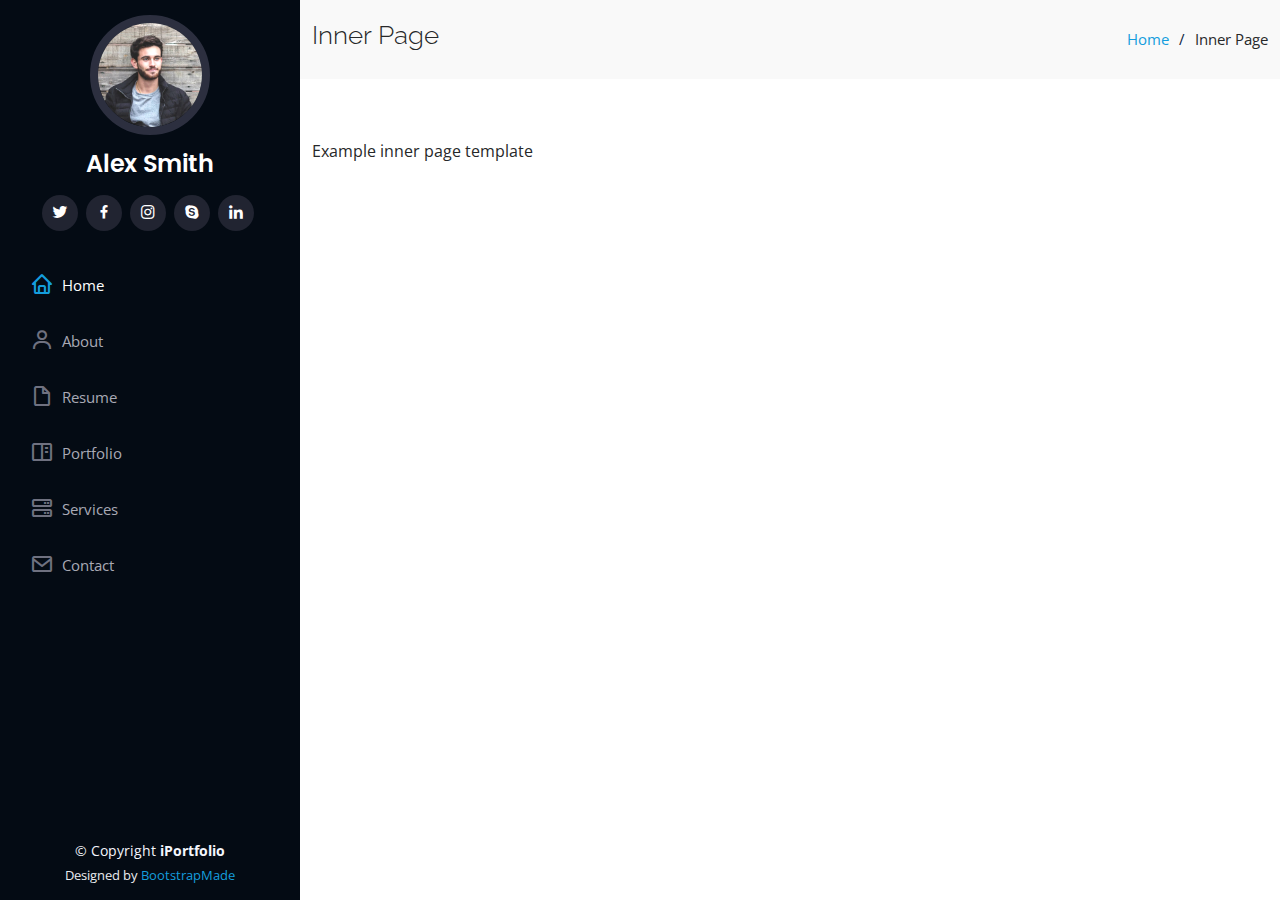
<file: inner-page.html>
<!DOCTYPE html>
<html lang="en">

<head>
  <meta charset="utf-8">
  <meta content="width=device-width, initial-scale=1.0" name="viewport">

  <title>Inner Page - iPortfolio Bootstrap Template</title>
  <meta content="" name="description">
  <meta content="" name="keywords">

  <!-- Favicons -->
  <link href="assets/img/favicon.png" rel="icon">
  <link href="assets/img/apple-touch-icon.png" rel="apple-touch-icon">

  <!-- Google Fonts -->
  <link href="https://fonts.googleapis.com/css?family=Open+Sans:300,300i,400,400i,600,600i,700,700i|Raleway:300,300i,400,400i,500,500i,600,600i,700,700i|Poppins:300,300i,400,400i,500,500i,600,600i,700,700i" rel="stylesheet">

  <!-- Vendor CSS Files -->
  <link href="assets/vendor/aos/aos.css" rel="stylesheet">
  <link href="assets/vendor/bootstrap/css/bootstrap.min.css" rel="stylesheet">
  <link href="assets/vendor/bootstrap-icons/bootstrap-icons.css" rel="stylesheet">
  <link href="assets/vendor/boxicons/css/boxicons.min.css" rel="stylesheet">
  <link href="assets/vendor/glightbox/css/glightbox.min.css" rel="stylesheet">
  <link href="assets/vendor/swiper/swiper-bundle.min.css" rel="stylesheet">

  <!-- Template Main CSS File -->
  <link href="assets/css/style.css" rel="stylesheet">

</head>

<body>

  <!-- ======= Mobile nav toggle button ======= -->
  <i class="bi bi-list mobile-nav-toggle d-xl-none"></i>

  <!-- ======= Header ======= -->
  <header id="header">
    <div class="d-flex flex-column">

      <div class="profile">
        <img src="assets/img/profile-img.jpg" alt="" class="img-fluid rounded-circle">
        <h1 class="text-light"><a href="index.html">Alex Smith</a></h1>
        <div class="social-links mt-3 text-center">
          <a href="#" class="twitter"><i class="bx bxl-twitter"></i></a>
          <a href="#" class="facebook"><i class="bx bxl-facebook"></i></a>
          <a href="#" class="instagram"><i class="bx bxl-instagram"></i></a>
          <a href="#" class="google-plus"><i class="bx bxl-skype"></i></a>
          <a href="#" class="linkedin"><i class="bx bxl-linkedin"></i></a>
        </div>
      </div>

      <nav id="navbar" class="nav-menu navbar">
        <ul>
          <li><a href="#hero" class="nav-link scrollto active"><i class="bx bx-home"></i> <span>Home</span></a></li>
          <li><a href="#about" class="nav-link scrollto"><i class="bx bx-user"></i> <span>About</span></a></li>
          <li><a href="#resume" class="nav-link scrollto"><i class="bx bx-file-blank"></i> <span>Resume</span></a></li>
          <li><a href="#portfolio" class="nav-link scrollto"><i class="bx bx-book-content"></i> <span>Portfolio</span></a></li>
          <li><a href="#services" class="nav-link scrollto"><i class="bx bx-server"></i> <span>Services</span></a></li>
          <li><a href="#contact" class="nav-link scrollto"><i class="bx bx-envelope"></i> <span>Contact</span></a></li>
        </ul>
      </nav><!-- .nav-menu -->
    </div>
  </header><!-- End Header -->

  <main id="main">

    <!-- ======= Breadcrumbs ======= -->
    <section class="breadcrumbs">
      <div class="container">

        <div class="d-flex justify-content-between align-items-center">
          <h2>Inner Page</h2>
          <ol>
            <li><a href="index.html">Home</a></li>
            <li>Inner Page</li>
          </ol>
        </div>

      </div>
    </section><!-- End Breadcrumbs -->

    <section class="inner-page">
      <div class="container">
        <p>
          Example inner page template
        </p>
      </div>
    </section>

  </main><!-- End #main -->

  <!-- ======= Footer ======= -->
  <footer id="footer">
    <div class="container">
      <div class="copyright">
        &copy; Copyright <strong><span>iPortfolio</span></strong>
      </div>
      <div class="credits">
        <!-- All the links in the footer should remain intact. -->
        <!-- You can delete the links only if you purchased the pro version. -->
        <!-- Licensing information: https://bootstrapmade.com/license/ -->
        <!-- Purchase the pro version with working PHP/AJAX contact form: https://bootstrapmade.com/iportfolio-bootstrap-portfolio-websites-template/ -->
        Designed by <a href="https://bootstrapmade.com/">BootstrapMade</a>
      </div>
    </div>
  </footer><!-- End  Footer -->

  <a href="#" class="back-to-top d-flex align-items-center justify-content-center"><i class="bi bi-arrow-up-short"></i></a>

  <!-- Vendor JS Files -->
  <script src="assets/vendor/purecounter/purecounter_vanilla.js"></script>
  <script src="assets/vendor/aos/aos.js"></script>
  <script src="assets/vendor/bootstrap/js/bootstrap.bundle.min.js"></script>
  <script src="assets/vendor/glightbox/js/glightbox.min.js"></script>
  <script src="assets/vendor/isotope-layout/isotope.pkgd.min.js"></script>
  <script src="assets/vendor/swiper/swiper-bundle.min.js"></script>
  <script src="assets/vendor/typed.js/typed.min.js"></script>
  <script src="assets/vendor/waypoints/noframework.waypoints.js"></script>
  <script src="assets/vendor/php-email-form/validate.js"></script>

  <!-- Template Main JS File -->
  <script src="assets/js/main.js"></script>

</body>

</html>
</file>
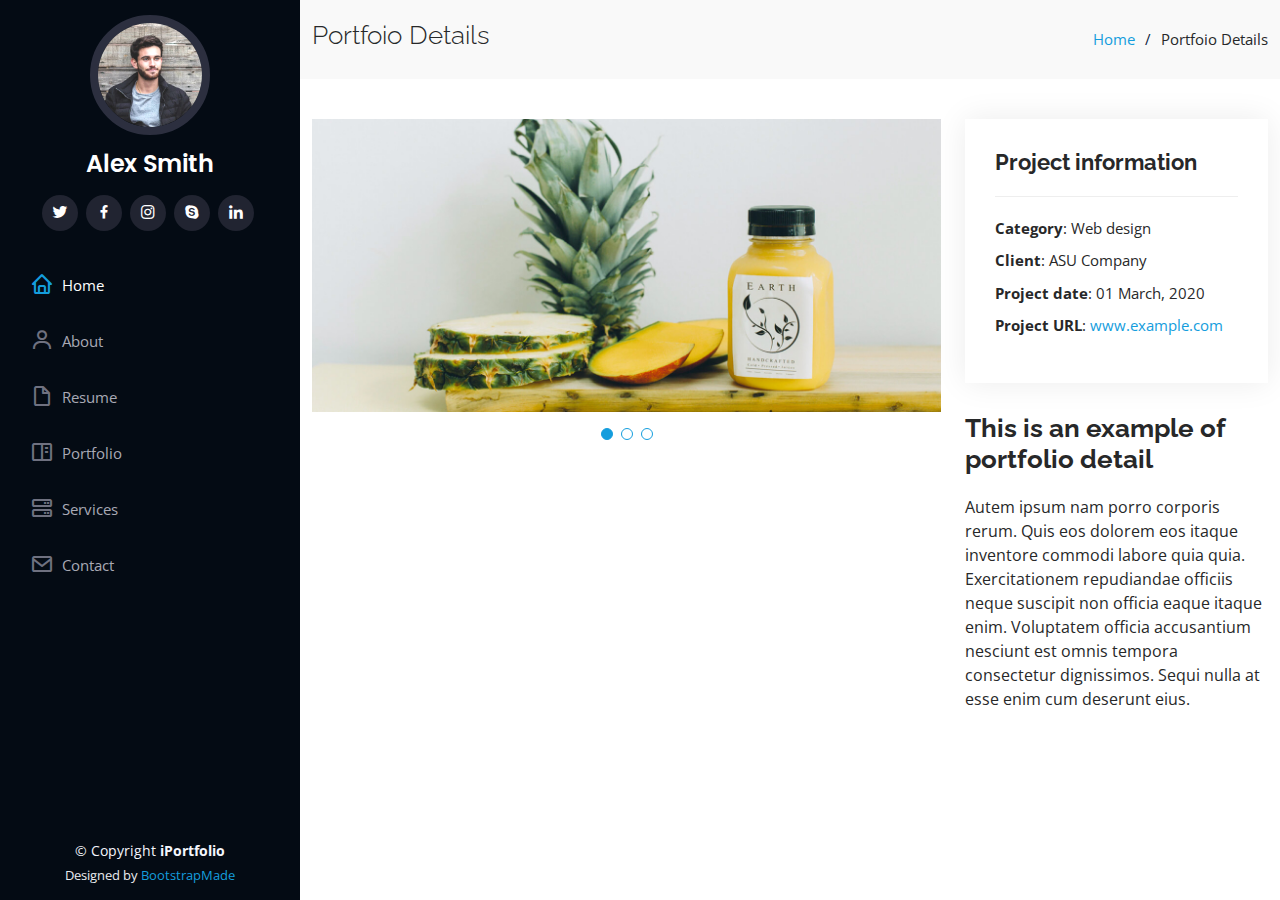
<file: portfolio-details.html>
<!DOCTYPE html>
<html lang="en">

<head>
  <meta charset="utf-8">
  <meta content="width=device-width, initial-scale=1.0" name="viewport">

  <title>Portfolio Details - iPortfolio Bootstrap Template</title>
  <meta content="" name="description">
  <meta content="" name="keywords">

  <!-- Favicons -->
  <link href="assets/img/favicon.png" rel="icon">
  <link href="assets/img/apple-touch-icon.png" rel="apple-touch-icon">

  <!-- Google Fonts -->
  <link href="https://fonts.googleapis.com/css?family=Open+Sans:300,300i,400,400i,600,600i,700,700i|Raleway:300,300i,400,400i,500,500i,600,600i,700,700i|Poppins:300,300i,400,400i,500,500i,600,600i,700,700i" rel="stylesheet">

  <!-- Vendor CSS Files -->
  <link href="assets/vendor/aos/aos.css" rel="stylesheet">
  <link href="assets/vendor/bootstrap/css/bootstrap.min.css" rel="stylesheet">
  <link href="assets/vendor/bootstrap-icons/bootstrap-icons.css" rel="stylesheet">
  <link href="assets/vendor/boxicons/css/boxicons.min.css" rel="stylesheet">
  <link href="assets/vendor/glightbox/css/glightbox.min.css" rel="stylesheet">
  <link href="assets/vendor/swiper/swiper-bundle.min.css" rel="stylesheet">

  <!-- Template Main CSS File -->
  <link href="assets/css/style.css" rel="stylesheet">

  <!-- =======================================================
  * Template Name: iPortfolio - v3.8.1
  * Template URL: https://bootstrapmade.com/iportfolio-bootstrap-portfolio-websites-template/
  * Author: BootstrapMade.com
  * License: https://bootstrapmade.com/license/
  ======================================================== -->
</head>

<body>

  <!-- ======= Mobile nav toggle button ======= -->
  <i class="bi bi-list mobile-nav-toggle d-xl-none"></i>

  <!-- ======= Header ======= -->
  <header id="header">
    <div class="d-flex flex-column">

      <div class="profile">
        <img src="assets/img/profile-img.jpg" alt="" class="img-fluid rounded-circle">
        <h1 class="text-light"><a href="index.html">Alex Smith</a></h1>
        <div class="social-links mt-3 text-center">
          <a href="#" class="twitter"><i class="bx bxl-twitter"></i></a>
          <a href="#" class="facebook"><i class="bx bxl-facebook"></i></a>
          <a href="#" class="instagram"><i class="bx bxl-instagram"></i></a>
          <a href="#" class="google-plus"><i class="bx bxl-skype"></i></a>
          <a href="#" class="linkedin"><i class="bx bxl-linkedin"></i></a>
        </div>
      </div>

      <nav id="navbar" class="nav-menu navbar">
        <ul>
          <li><a href="#hero" class="nav-link scrollto active"><i class="bx bx-home"></i> <span>Home</span></a></li>
          <li><a href="#about" class="nav-link scrollto"><i class="bx bx-user"></i> <span>About</span></a></li>
          <li><a href="#resume" class="nav-link scrollto"><i class="bx bx-file-blank"></i> <span>Resume</span></a></li>
          <li><a href="#portfolio" class="nav-link scrollto"><i class="bx bx-book-content"></i> <span>Portfolio</span></a></li>
          <li><a href="#services" class="nav-link scrollto"><i class="bx bx-server"></i> <span>Services</span></a></li>
          <li><a href="#contact" class="nav-link scrollto"><i class="bx bx-envelope"></i> <span>Contact</span></a></li>
        </ul>
      </nav><!-- .nav-menu -->
    </div>
  </header><!-- End Header -->

  <main id="main">

    <!-- ======= Breadcrumbs ======= -->
    <section id="breadcrumbs" class="breadcrumbs">
      <div class="container">

        <div class="d-flex justify-content-between align-items-center">
          <h2>Portfoio Details</h2>
          <ol>
            <li><a href="index.html">Home</a></li>
            <li>Portfoio Details</li>
          </ol>
        </div>

      </div>
    </section><!-- End Breadcrumbs -->

    <!-- ======= Portfolio Details Section ======= -->
    <section id="portfolio-details" class="portfolio-details">
      <div class="container">

        <div class="row gy-4">

          <div class="col-lg-8">
            <div class="portfolio-details-slider swiper">
              <div class="swiper-wrapper align-items-center">

                <div class="swiper-slide">
                  <img src="assets/img/portfolio/portfolio-details-1.jpg" alt="">
                </div>

                <div class="swiper-slide">
                  <img src="assets/img/portfolio/portfolio-details-2.jpg" alt="">
                </div>

                <div class="swiper-slide">
                  <img src="assets/img/portfolio/portfolio-details-3.jpg" alt="">
                </div>

              </div>
              <div class="swiper-pagination"></div>
            </div>
          </div>

          <div class="col-lg-4">
            <div class="portfolio-info">
              <h3>Project information</h3>
              <ul>
                <li><strong>Category</strong>: Web design</li>
                <li><strong>Client</strong>: ASU Company</li>
                <li><strong>Project date</strong>: 01 March, 2020</li>
                <li><strong>Project URL</strong>: <a href="#">www.example.com</a></li>
              </ul>
            </div>
            <div class="portfolio-description">
              <h2>This is an example of portfolio detail</h2>
              <p>
                Autem ipsum nam porro corporis rerum. Quis eos dolorem eos itaque inventore commodi labore quia quia. Exercitationem repudiandae officiis neque suscipit non officia eaque itaque enim. Voluptatem officia accusantium nesciunt est omnis tempora consectetur dignissimos. Sequi nulla at esse enim cum deserunt eius.
              </p>
            </div>
          </div>

        </div>

      </div>
    </section><!-- End Portfolio Details Section -->

  </main><!-- End #main -->

  <!-- ======= Footer ======= -->
  <footer id="footer">
    <div class="container">
      <div class="copyright">
        &copy; Copyright <strong><span>iPortfolio</span></strong>
      </div>
      <div class="credits">
        <!-- All the links in the footer should remain intact. -->
        <!-- You can delete the links only if you purchased the pro version. -->
        <!-- Licensing information: https://bootstrapmade.com/license/ -->
        <!-- Purchase the pro version with working PHP/AJAX contact form: https://bootstrapmade.com/iportfolio-bootstrap-portfolio-websites-template/ -->
        Designed by <a href="https://bootstrapmade.com/">BootstrapMade</a>
      </div>
    </div>
  </footer><!-- End  Footer -->

  <a href="#" class="back-to-top d-flex align-items-center justify-content-center"><i class="bi bi-arrow-up-short"></i></a>

  <!-- Vendor JS Files -->
  <script src="assets/vendor/purecounter/purecounter_vanilla.js"></script>
  <script src="assets/vendor/aos/aos.js"></script>
  <script src="assets/vendor/bootstrap/js/bootstrap.bundle.min.js"></script>
  <script src="assets/vendor/glightbox/js/glightbox.min.js"></script>
  <script src="assets/vendor/isotope-layout/isotope.pkgd.min.js"></script>
  <script src="assets/vendor/swiper/swiper-bundle.min.js"></script>
  <script src="assets/vendor/typed.js/typed.min.js"></script>
  <script src="assets/vendor/waypoints/noframework.waypoints.js"></script>
  <script src="assets/vendor/php-email-form/validate.js"></script>

  <!-- Template Main JS File -->
  <script src="assets/js/main.js"></script>

</body>

</html>
</file>
<file: assets/css/style.css>
/**
* Template Name: iPortfolio - v3.8.1
* Template URL: https://bootstrapmade.com/iportfolio-bootstrap-portfolio-websites-template/
* Author: BootstrapMade.com
* License: https://bootstrapmade.com/license/
*/

/*--------------------------------------------------------------
# General
--------------------------------------------------------------*/
body {
  font-family: "Open Sans", sans-serif;
  color: #272829;
}

a {
  color: #149ddd;
  text-decoration: none;
}

a:hover {
  color: #37b3ed;
  text-decoration: none;
}

h1,
h2,
h3,
h4,
h5,
h6 {
  font-family: "Raleway", sans-serif;
}

/*--------------------------------------------------------------
# Back to top button
--------------------------------------------------------------*/
.back-to-top {
  position: fixed;
  visibility: hidden;
  opacity: 0;
  right: 15px;
  bottom: 15px;
  z-index: 996;
  background: #149ddd;
  width: 40px;
  height: 40px;
  border-radius: 50px;
  transition: all 0.4s;
}

.back-to-top i {
  font-size: 28px;
  color: #fff;
  line-height: 0;
}

.back-to-top:hover {
  background: #2eafec;
  color: #fff;
}

.back-to-top.active {
  visibility: visible;
  opacity: 1;
}

/*--------------------------------------------------------------
# Header
--------------------------------------------------------------*/
#header {
  position: fixed;
  top: 0;
  left: 0;
  bottom: 0;
  width: 300px;
  transition: all ease-in-out 0.5s;
  z-index: 9997;
  transition: all 0.5s;
  padding: 0 15px;
  background: #040b14;
  overflow-y: auto;
}

#header .profile img {
  margin: 15px auto;
  display: block;
  width: 120px;
  border: 8px solid #2c2f3f;
}

#header .profile h1 {
  font-size: 24px;
  margin: 0;
  padding: 0;
  font-weight: 600;
  -moz-text-align-last: center;
  text-align-last: center;
  font-family: "Poppins", sans-serif;
}

#header .profile h1 a,
#header .profile h1 a:hover {
  color: #fff;
  text-decoration: none;
}

#header .profile .social-links a {
  font-size: 18px;
  display: inline-block;
  background: #212431;
  color: #fff;
  line-height: 1;
  padding: 8px 0;
  margin-right: 4px;
  border-radius: 50%;
  text-align: center;
  width: 36px;
  height: 36px;
  transition: 0.3s;
}

#header .profile .social-links a:hover {
  background: #149ddd;
  color: #fff;
  text-decoration: none;
}

#main {
  margin-left: 300px;
}

@media (max-width: 1199px) {
  #header {
    left: -300px;
  }

  #main {
    margin-left: 0;
  }
}

/*--------------------------------------------------------------
# Navigation Menu
--------------------------------------------------------------*/
/* Desktop Navigation */
.nav-menu {
  padding: 30px 0 0 0;
}

.nav-menu * {
  margin: 0;
  padding: 0;
  list-style: none;
}

.nav-menu>ul>li {
  position: relative;
  white-space: nowrap;
}

.nav-menu a,
.nav-menu a:focus {
  display: flex;
  align-items: center;
  color: #a8a9b4;
  padding: 12px 15px;
  margin-bottom: 8px;
  transition: 0.3s;
  font-size: 15px;
}

.nav-menu a i,
.nav-menu a:focus i {
  font-size: 24px;
  padding-right: 8px;
  color: #6f7180;
}

.nav-menu a:hover,
.nav-menu .active,
.nav-menu .active:focus,
.nav-menu li:hover>a {
  text-decoration: none;
  color: #fff;
}

.nav-menu a:hover i,
.nav-menu .active i,
.nav-menu .active:focus i,
.nav-menu li:hover>a i {
  color: #149ddd;
}

/* Mobile Navigation */
.mobile-nav-toggle {
  position: fixed;
  right: 15px;
  top: 15px;
  z-index: 9998;
  border: 0;
  font-size: 24px;
  transition: all 0.4s;
  outline: none !important;
  background-color: #149ddd;
  color: #fff;
  width: 40px;
  height: 40px;
  display: inline-flex;
  align-items: center;
  justify-content: center;
  line-height: 0;
  border-radius: 50px;
  cursor: pointer;
}

.mobile-nav-active {
  overflow: hidden;
}

.mobile-nav-active #header {
  left: 0;
}

/*--------------------------------------------------------------
# Hero Section
--------------------------------------------------------------*/
#hero {
  width: 100%;
  height: 100vh;
  background: url("../img/cover12.jpg") top center;
  background-size: cover;
}

#hero:before {
  content: "";
  background: rgba(5, 13, 24, 0.3);
  position: absolute;
  bottom: 0;
  top: 0;
  left: 0;
  right: 0;
  z-index: 1;
}

#hero .hero-container {
  position: relative;
  z-index: 2;
  min-width: 300px;
}

#hero h1 {
  margin: 0 0 10px 0;
  font-size: 64px;
  font-weight: 700;
  line-height: 56px;
  color: #fff;
}

#hero p {
  color: #fff;
  margin-bottom: 50px;
  font-size: 26px;
  font-family: "Poppins", sans-serif;
}

#hero p span {
  color: #fff;
  padding-bottom: 4px;
  letter-spacing: 1px;
  border-bottom: 3px solid #149ddd;
}

@media (min-width: 1024px) {
  #hero {
    background-attachment: fixed;
  }
}

@media (max-width: 768px) {
  #hero h1 {
    font-size: 28px;
    line-height: 36px;
  }

  #hero h2 {
    font-size: 18px;
    line-height: 24px;
    margin-bottom: 30px;
  }
}

/*--------------------------------------------------------------
# Sections General
--------------------------------------------------------------*/
section {
  padding: 60px 0;
  overflow: hidden;
}

.section-bg {
  background: #f5f8fd;
}

.section-title {
  padding-bottom: 30px;
}

.section-title h2 {
  font-size: 32px;
  font-weight: bold;
  margin-bottom: 20px;
  padding-bottom: 20px;
  position: relative;
  color: #173b6c;
}

.section-title h2::after {
  content: "";
  position: absolute;
  display: block;
  width: 50px;
  height: 3px;
  background: #149ddd;
  bottom: 0;
  left: 0;
}

.section-title p {
  margin-bottom: 0;
}

/*--------------------------------------------------------------
# About
--------------------------------------------------------------*/
.about .content h3 {
  font-weight: 700;
  font-size: 26px;
  color: #173b6c;
}

.about .content ul {
  list-style: none;
  padding: 0;
}

.about .content ul li {
  margin-bottom: 20px;
  display: flex;
  align-items: center;
}

.about .content ul strong {
  margin-right: 10px;
}

.about .content ul i {
  font-size: 16px;
  margin-right: 5px;
  color: #149ddd;
  line-height: 0;
}

.about .content p:last-child {
  margin-bottom: 0;
}

/*--------------------------------------------------------------
# Facts
--------------------------------------------------------------*/
.facts {
  padding-bottom: 30px;
}

.facts .count-box {
  padding: 30px;
  width: 100%;
}

.facts .count-box i {
  display: block;
  font-size: 44px;
  color: #149ddd;
  float: left;
  line-height: 0;
}

.facts .count-box span {
  font-size: 48px;
  line-height: 40px;
  display: block;
  font-weight: 700;
  color: #050d18;
  margin-left: 60px;
}

.facts .count-box p {
  padding: 15px 0 0 0;
  margin: 0 0 0 60px;
  font-family: "Raleway", sans-serif;
  font-size: 14px;
  color: #122f57;
}

.facts .count-box a {
  font-weight: 600;
  display: block;
  margin-top: 20px;
  color: #122f57;
  font-size: 15px;
  font-family: "Poppins", sans-serif;
  transition: ease-in-out 0.3s;
}

.facts .count-box a:hover {
  color: #1f5297;
}

/*--------------------------------------------------------------
# Akills
--------------------------------------------------------------*/
.skills .progress {
  height: 60px;
  display: block;
  background: none;
  border-radius: 0;
}

.skills .progress .skill {
  padding: 0;
  margin: 0 0 6px 0;
  text-transform: uppercase;
  display: block;
  font-weight: 600;
  font-family: "Poppins", sans-serif;
  color: #050d18;
}

.skills .progress .skill .val {
  float: right;
  font-style: normal;
}

.skills .progress-bar-wrap {
  background: #dce8f8;
  height: 10px;
}

.skills .progress-bar {
  width: 1px;
  height: 10px;
  transition: 0.9s;
  background-color: #149ddd;
}

/*--------------------------------------------------------------
# Resume
--------------------------------------------------------------*/
.resume .resume-title {
  font-size: 26px;
  font-weight: 700;
  margin-top: 20px;
  margin-bottom: 20px;
  color: #050d18;
}

.resume .resume-item {
  padding: 0 0 20px 20px;
  margin-top: -2px;
  border-left: 2px solid #1f5297;
  position: relative;
}

.resume .resume-item h4 {
  line-height: 18px;
  font-size: 18px;
  font-weight: 600;
  text-transform: uppercase;
  font-family: "Poppins", sans-serif;
  color: #050d18;
  margin-bottom: 10px;
}

.resume .resume-item h5 {
  font-size: 16px;
  background: #e4edf9;
  padding: 5px 15px;
  display: inline-block;
  font-weight: 600;
  margin-bottom: 10px;
}

.resume .resume-item ul {
  padding-left: 20px;
}

.resume .resume-item ul li {
  padding-bottom: 10px;
}

.resume .resume-item:last-child {
  padding-bottom: 0;
}

.resume .resume-item::before {
  content: "";
  position: absolute;
  width: 16px;
  height: 16px;
  border-radius: 50px;
  left: -9px;
  top: 0;
  background: #fff;
  border: 2px solid #1f5297;
}

/*--------------------------------------------------------------
# Portfolio
--------------------------------------------------------------*/
.portfolio .portfolio-item {
  margin-bottom: 30px;
}

.portfolio #portfolio-flters {
  padding: 0;
  margin: 0 auto 35px auto;
  list-style: none;
  text-align: center;
  background: #fff;
  border-radius: 50px;
  padding: 2px 15px;
}

.portfolio #portfolio-flters li {
  cursor: pointer;
  display: inline-block;
  padding: 10px 15px 8px 15px;
  font-size: 14px;
  font-weight: 600;
  line-height: 1;
  text-transform: uppercase;
  color: #272829;
  margin-bottom: 5px;
  transition: all 0.3s ease-in-out;
}

.portfolio #portfolio-flters li:hover,
.portfolio #portfolio-flters li.filter-active {
  color: #149ddd;
}

.portfolio #portfolio-flters li:last-child {
  margin-right: 0;
}

.portfolio .portfolio-wrap {
  transition: 0.3s;
  position: relative;
  overflow: hidden;
  z-index: 1;
}

.portfolio .portfolio-wrap::before {
  content: "";
  background: rgba(255, 255, 255, 0.5);
  position: absolute;
  left: 0;
  right: 0;
  top: 0;
  bottom: 0;
  transition: all ease-in-out 0.3s;
  z-index: 2;
  opacity: 0;
}

.portfolio .portfolio-wrap .portfolio-links {
  opacity: 1;
  left: 0;
  right: 0;
  bottom: -60px;
  z-index: 3;
  position: absolute;
  transition: all ease-in-out 0.3s;
  display: flex;
  justify-content: center;
}

.portfolio .portfolio-wrap .portfolio-links a {
  color: #fff;
  font-size: 28px;
  text-align: center;
  background: rgba(20, 157, 221, 0.75);
  transition: 0.3s;
  width: 50%;
}

.portfolio .portfolio-wrap .portfolio-links a:hover {
  background: rgba(20, 157, 221, 0.95);
}

.portfolio .portfolio-wrap .portfolio-links a+a {
  border-left: 1px solid #37b3ed;
}

.portfolio .portfolio-wrap:hover::before {
  top: 0;
  left: 0;
  right: 0;
  bottom: 0;
  opacity: 1;
}

.portfolio .portfolio-wrap:hover .portfolio-links {
  opacity: 1;
  bottom: 0;
}

/*--------------------------------------------------------------
# Portfolio Details
--------------------------------------------------------------*/
.portfolio-details {
  padding-top: 40px;
}

.portfolio-details .portfolio-details-slider img {
  width: 100%;
}

.portfolio-details .portfolio-details-slider .swiper-pagination {
  margin-top: 20px;
  position: relative;
}

.portfolio-details .portfolio-details-slider .swiper-pagination .swiper-pagination-bullet {
  width: 12px;
  height: 12px;
  background-color: #fff;
  opacity: 1;
  border: 1px solid #149ddd;
}

.portfolio-details .portfolio-details-slider .swiper-pagination .swiper-pagination-bullet-active {
  background-color: #149ddd;
}

.portfolio-details .portfolio-info {
  padding: 30px;
  box-shadow: 0px 0 30px rgba(5, 13, 24, 0.08);
}

.portfolio-details .portfolio-info h3 {
  font-size: 22px;
  font-weight: 700;
  margin-bottom: 20px;
  padding-bottom: 20px;
  border-bottom: 1px solid #eee;
}

.portfolio-details .portfolio-info ul {
  list-style: none;
  padding: 0;
  font-size: 15px;
}

.portfolio-details .portfolio-info ul li+li {
  margin-top: 10px;
}

.portfolio-details .portfolio-description {
  padding-top: 30px;
}

.portfolio-details .portfolio-description h2 {
  font-size: 26px;
  font-weight: 700;
  margin-bottom: 20px;
}

.portfolio-details .portfolio-description p {
  padding: 0;
}

/*--------------------------------------------------------------
# Services
--------------------------------------------------------------*/
.services .icon-box {
  margin-bottom: 20px;
}

.services .icon {
  float: left;
  display: flex;
  align-items: center;
  justify-content: center;
  width: 54px;
  height: 54px;
  background: #149ddd;
  border-radius: 50%;
  transition: 0.5s;
  border: 1px solid #149ddd;
}

.services .icon i {
  color: #fff;
  font-size: 24px;
  line-height: 0;
}

.services .icon-box:hover .icon {
  background: #fff;
}

.services .icon-box:hover .icon i {
  color: #149ddd;
}

.services .title {
  margin-left: 80px;
  font-weight: 700;
  margin-bottom: 15px;
  font-size: 18px;
}

.services .title a {
  color: #343a40;
}

.services .title a:hover {
  color: #149ddd;
}

.services .description {
  margin-left: 80px;
  line-height: 24px;
  font-size: 14px;
}

/*--------------------------------------------------------------
# Testimonials
--------------------------------------------------------------*/
.testimonials .testimonials-carousel,
.testimonials .testimonials-slider {
  overflow: hidden;
}

.testimonials .testimonial-item {
  box-sizing: content-box;
  text-align: center;
  min-height: 320px;
}

.testimonials .testimonial-item .testimonial-img {
  width: 90px;
  border-radius: 50%;
  margin: 0 auto;
}

.testimonials .testimonial-item h3 {
  font-size: 18px;
  font-weight: bold;
  margin: 10px 0 5px 0;
  color: #111;
}

.testimonials .testimonial-item h4 {
  font-size: 14px;
  color: #999;
  margin: 0;
}

.testimonials .testimonial-item .quote-icon-left,
.testimonials .testimonial-item .quote-icon-right {
  color: #c3e8fa;
  font-size: 26px;
}

.testimonials .testimonial-item .quote-icon-left {
  display: inline-block;
  left: -5px;
  position: relative;
}

.testimonials .testimonial-item .quote-icon-right {
  display: inline-block;
  right: -5px;
  position: relative;
  top: 10px;
}

.testimonials .testimonial-item p {
  font-style: italic;
  margin: 0 15px 15px 15px;
  padding: 20px;
  background: #fff;
  position: relative;
  margin-bottom: 35px;
  border-radius: 6px;
  box-shadow: 0px 2px 15px rgba(0, 0, 0, 0.1);
}

.testimonials .testimonial-item p::after {
  content: "";
  width: 0;
  height: 0;
  border-top: 20px solid #fff;
  border-right: 20px solid transparent;
  border-left: 20px solid transparent;
  position: absolute;
  bottom: -20px;
  left: calc(50% - 20px);
}

.testimonials .swiper-pagination {
  margin-top: 20px;
  position: relative;
}

.testimonials .swiper-pagination .swiper-pagination-bullet {
  width: 12px;
  height: 12px;
  background-color: #fff;
  opacity: 1;
  border: 1px solid #149ddd;
}

.testimonials .swiper-pagination .swiper-pagination-bullet-active {
  background-color: #149ddd;
}

/*--------------------------------------------------------------
# Contact
--------------------------------------------------------------*/
.contact {
  padding-bottom: 130px;
}

.contact .info {
  padding: 30px;
  background: #fff;
  width: 100%;
  box-shadow: 0 0 24px 0 rgba(0, 0, 0, 0.12);
}

.contact .info i {
  font-size: 20px;
  color: #149ddd;
  float: left;
  width: 44px;
  height: 44px;
  background: #dff3fc;
  display: flex;
  justify-content: center;
  align-items: center;
  border-radius: 50px;
  transition: all 0.3s ease-in-out;
}

.contact .info h4 {
  padding: 0 0 0 60px;
  font-size: 22px;
  font-weight: 600;
  margin-bottom: 5px;
  color: #050d18;
}

.contact .info p {
  padding: 0 0 10px 60px;
  margin-bottom: 20px;
  font-size: 14px;
  color: #173b6c;
}

.contact .info .email p {
  padding-top: 5px;
}

.contact .info .social-links {
  padding-left: 60px;
}

.contact .info .social-links a {
  font-size: 18px;
  display: inline-block;
  background: #333;
  color: #fff;
  line-height: 1;
  padding: 8px 0;
  border-radius: 50%;
  text-align: center;
  width: 36px;
  height: 36px;
  transition: 0.3s;
  margin-right: 10px;
}

.contact .info .social-links a:hover {
  background: #149ddd;
  color: #fff;
}

.contact .info .email:hover i,
.contact .info .address:hover i,
.contact .info .phone:hover i {
  background: #149ddd;
  color: #fff;
}

.contact .php-email-form {
  width: 100%;
  padding: 30px;
  background: #fff;
  box-shadow: 0 0 24px 0 rgba(0, 0, 0, 0.12);
}

.contact .php-email-form .form-group {
  padding-bottom: 8px;
}

.contact .php-email-form .validate {
  display: none;
  color: red;
  margin: 0 0 15px 0;
  font-weight: 400;
  font-size: 13px;
}

.contact .php-email-form .error-message {
  display: none;
  color: #fff;
  background: #ed3c0d;
  text-align: left;
  padding: 15px;
  font-weight: 600;
}

.contact .php-email-form .error-message br+br {
  margin-top: 25px;
}

.contact .php-email-form .sent-message {
  display: none;
  color: #fff;
  background: #18d26e;
  text-align: center;
  padding: 15px;
  font-weight: 600;
}

.contact .php-email-form .loading {
  display: none;
  background: #fff;
  text-align: center;
  padding: 15px;
}

.contact .php-email-form .loading:before {
  content: "";
  display: inline-block;
  border-radius: 50%;
  width: 24px;
  height: 24px;
  margin: 0 10px -6px 0;
  border: 3px solid #18d26e;
  border-top-color: #eee;
  -webkit-animation: animate-loading 1s linear infinite;
  animation: animate-loading 1s linear infinite;
}

.contact .php-email-form .form-group {
  margin-bottom: 15px;
}

.contact .php-email-form label {
  padding-bottom: 8px;
}

.contact .php-email-form input,
.contact .php-email-form textarea {
  border-radius: 0;
  box-shadow: none;
  font-size: 14px;
}

.contact .php-email-form input {
  height: 44px;
}

.contact .php-email-form textarea {
  padding: 10px 15px;
}

.contact .php-email-form button[type=submit] {
  background: #149ddd;
  border: 0;
  padding: 10px 24px;
  color: #fff;
  transition: 0.4s;
  border-radius: 4px;
}

.contact .php-email-form button[type=submit]:hover {
  background: #37b3ed;
}

@-webkit-keyframes animate-loading {
  0% {
    transform: rotate(0deg);
  }

  100% {
    transform: rotate(360deg);
  }
}

@keyframes animate-loading {
  0% {
    transform: rotate(0deg);
  }

  100% {
    transform: rotate(360deg);
  }
}

/*--------------------------------------------------------------
# Breadcrumbs
--------------------------------------------------------------*/
.breadcrumbs {
  padding: 20px 0;
  background: #f9f9f9;
}

.breadcrumbs h2 {
  font-size: 26px;
  font-weight: 300;
}

.breadcrumbs ol {
  display: flex;
  flex-wrap: wrap;
  list-style: none;
  padding: 0;
  margin: 0;
  font-size: 15px;
}

.breadcrumbs ol li+li {
  padding-left: 10px;
}

.breadcrumbs ol li+li::before {
  display: inline-block;
  padding-right: 10px;
  color: #0e2442;
  content: "/";
}

@media (max-width: 768px) {
  .breadcrumbs .d-flex {
    display: block !important;
  }

  .breadcrumbs ol {
    display: block;
  }

  .breadcrumbs ol li {
    display: inline-block;
  }
}

/*--------------------------------------------------------------
# Footer
--------------------------------------------------------------*/
#footer {
  padding: 15px;
  color: #f4f6fd;
  font-size: 14px;
  position: fixed;
  left: 0;
  bottom: 0;
  width: 300px;
  z-index: 9999;
  background: #040b14;
}

#footer .copyright {
  text-align: center;
}

#footer .credits {
  padding-top: 5px;
  text-align: center;
  font-size: 13px;
  color: #eaebf0;
}

@media (max-width: 1199px) {
  #footer {
    position: static;
    width: auto;
    padding-right: 20px 15px;
  }
}
</file>
